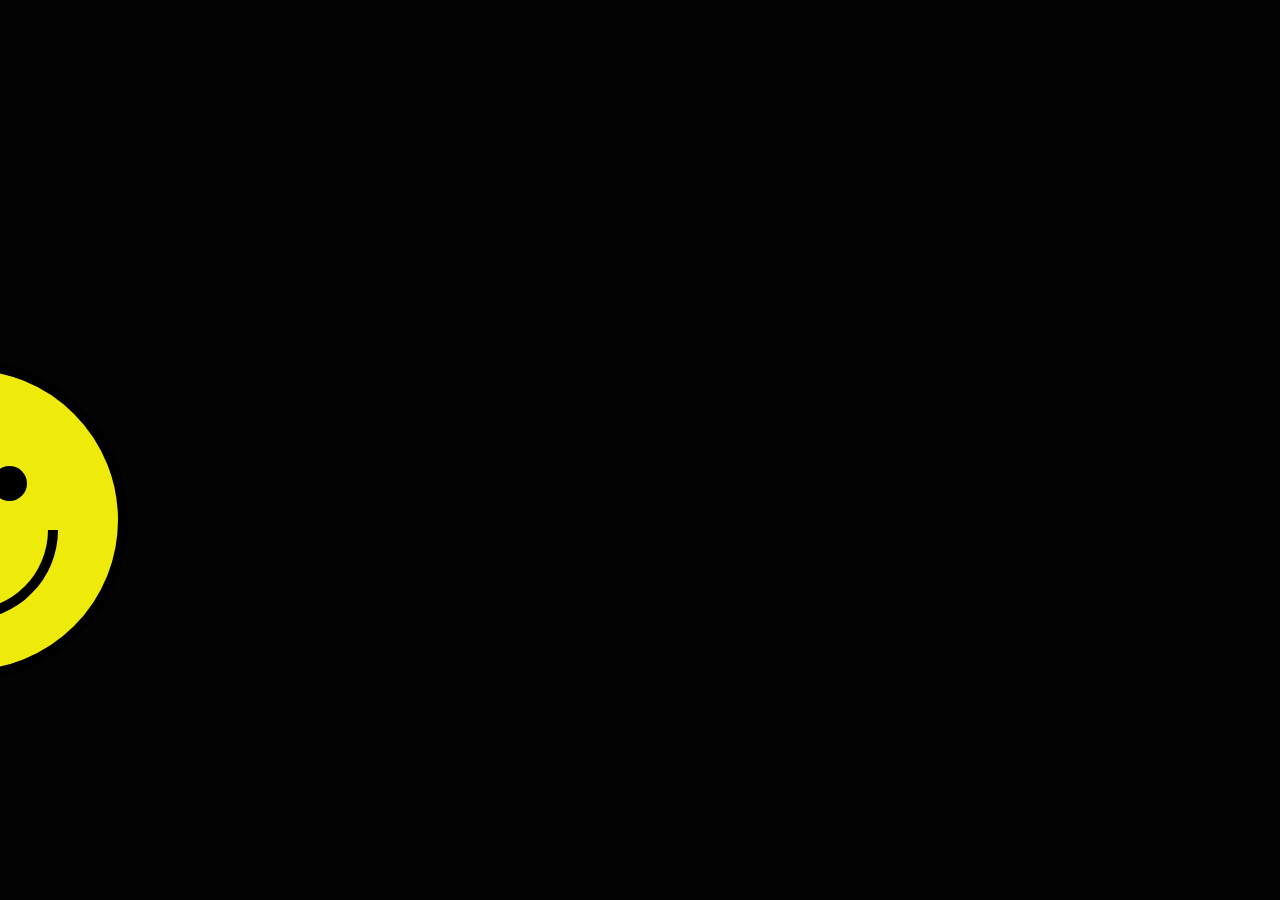
<file: 003/index.html>
<!DOCTYPE html>
<html lang="pt-br">
<head>
    <meta charset="UTF-8">
    <meta name="viewport" content="width=device-width, initial-scale=1.0">
    <title>003 - rosto feliz</title>
    <link rel="stylesheet" href="./style.css"/>
</head>
<body>
    <div id="rosto">
        <div class="olho" id="olhoEsquerdo"></div>
        <div class="olho" id="olhoDireito"></div>
            <div id="boca"></div>
    </div>
</body>
</html>
</file>
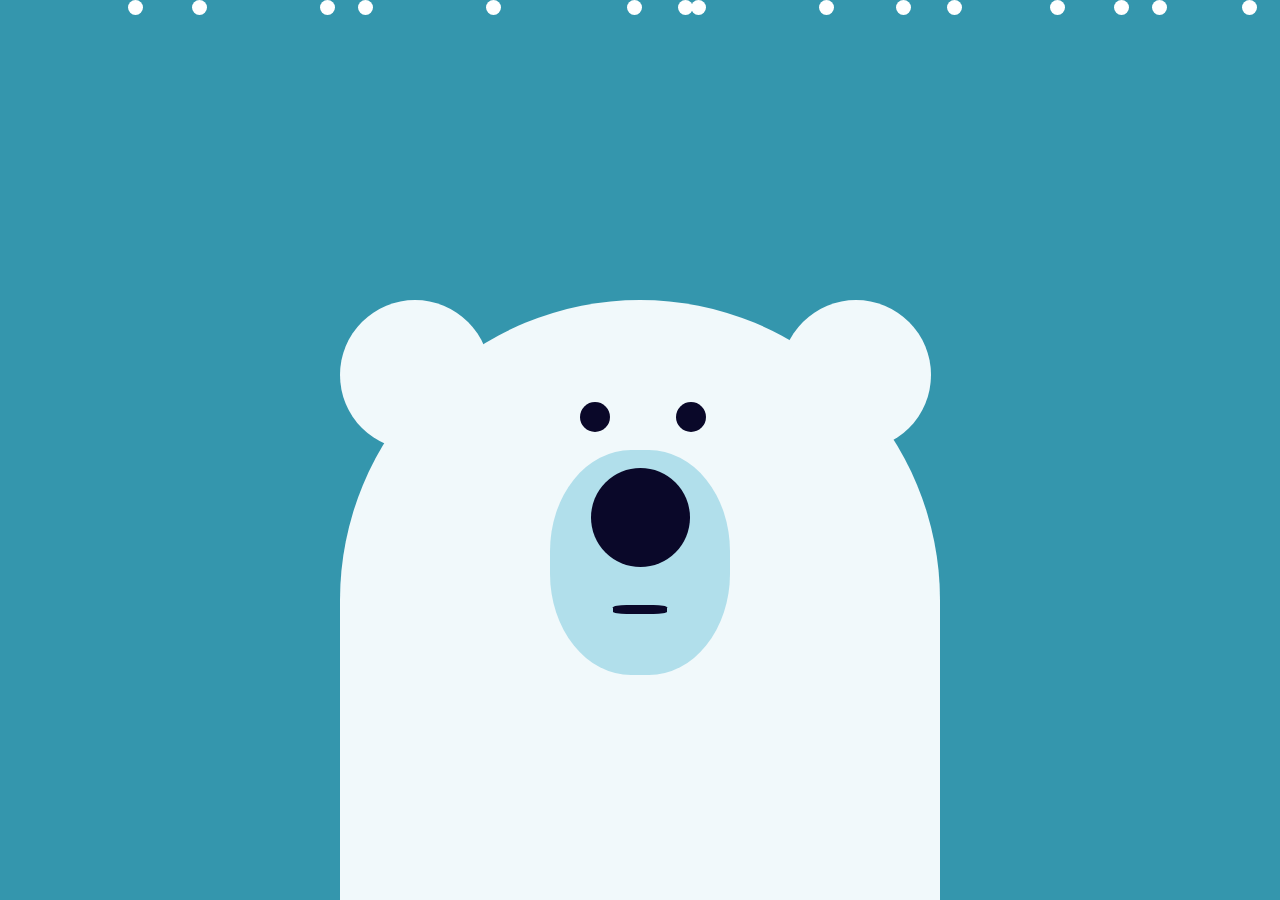
<file: 004/index.html>
<!DOCTYPE html>
<html lang="en">
<head>
    <meta charset="UTF-8">
    <meta name="viewport" content="width=device-width, initial-scale=1.0">
    <title>004 - ursinho polar</title>
    <link rel="stylesheet" href="./style.css"/>
</head>
<body>
    <div id="corpo">
        <div class="orelha" id="orelhae"></div>
        <div class="orelha" id="orelhad"></div>
        <div class="olho" id="olhoe"></div>
        <div class="olho" id="olhod"></div>
        <div id="fucinho">
            <div id="nariz"></div>
            <div id="boca"></div>
        </div>
    </div>
    <div class="neve" id="n1"></div>
    <div class="neve" id="n2"></div>
    <div class="neve" id="n3"></div>
    <div class="neve" id="n4"></div>
    <div class="neve" id="n5"></div>
    <div class="neve" id="n6"></div>
    <div class="neve" id="n7"></div>
    <div class="neve" id="n8"></div>
    <div class="neve" id="n9"></div>
    <div class="neve" id="n10"></div>
    <div class="neve" id="n11"></div>
    <div class="neve" id="n12"></div>
    <div class="neve" id="n13"></div>
    <div class="neve" id="n14"></div>
    <div class="neve" id="n15"></div>
</body>
</html>
</file>
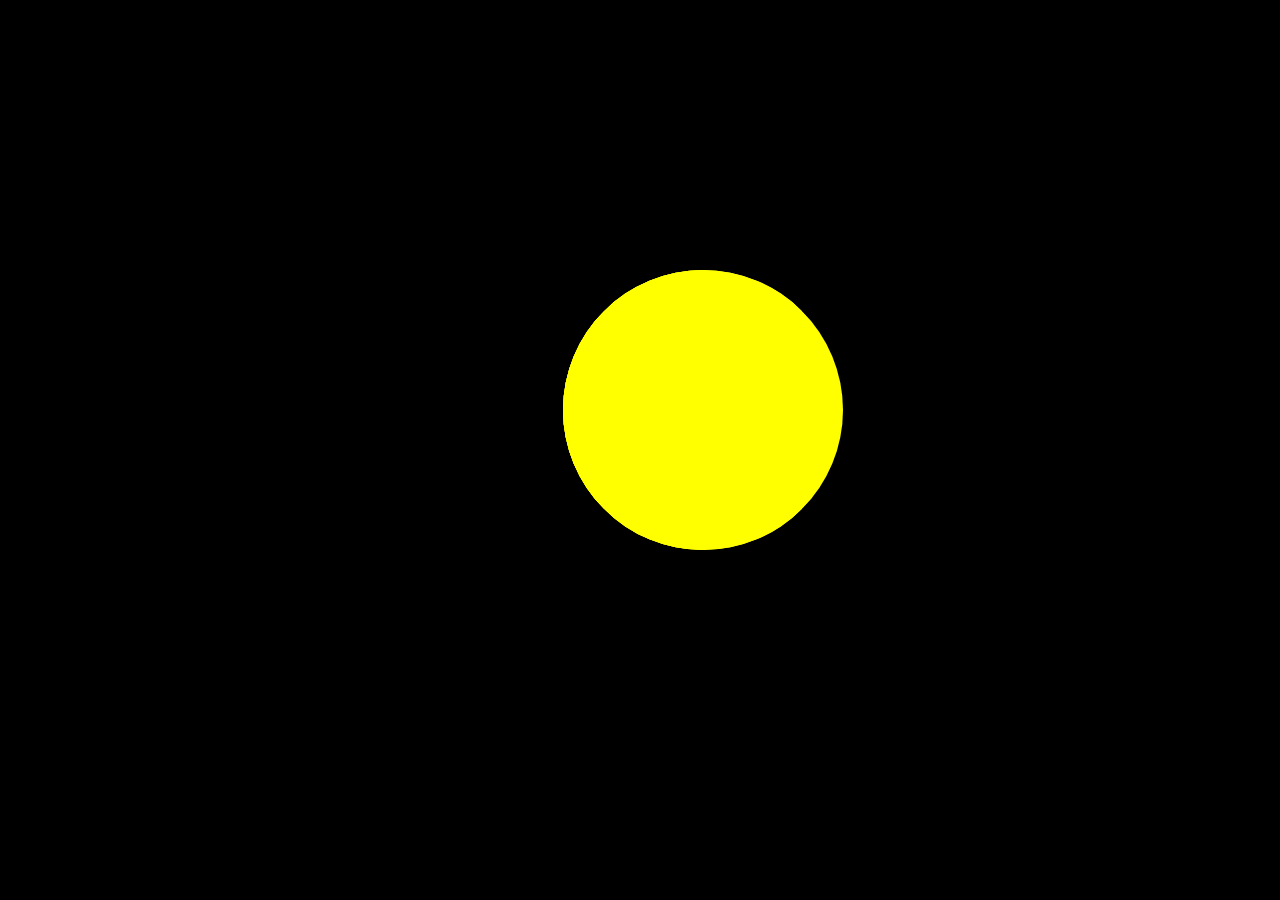
<file: 005/index.html>
<!DOCTYPE html>
<html lang="en">
<head>
    <meta charset="UTF-8">
    <meta http-equiv="X-UA-Compatible" content="IE=edge">
    <meta name="viewport" content="width=device-width, initial-scale=1.0">
    <title>005 - pacman</title>
    <link rel="stylesheet" href="./style.css" />
</head>
<body>
    <div id="container">
        <div class="pacman" id="rosto"></div>
        <div class="pacman" id="boca"></div>
    </div>
        <div class="bolinha" id="b1"></div>
        <div class="bolinha" id="b2"></div>
        <div class="bolinha" id="b3"></div>
        <div class="bolinha" id="b4"></div>
</body>
</html>
</file>
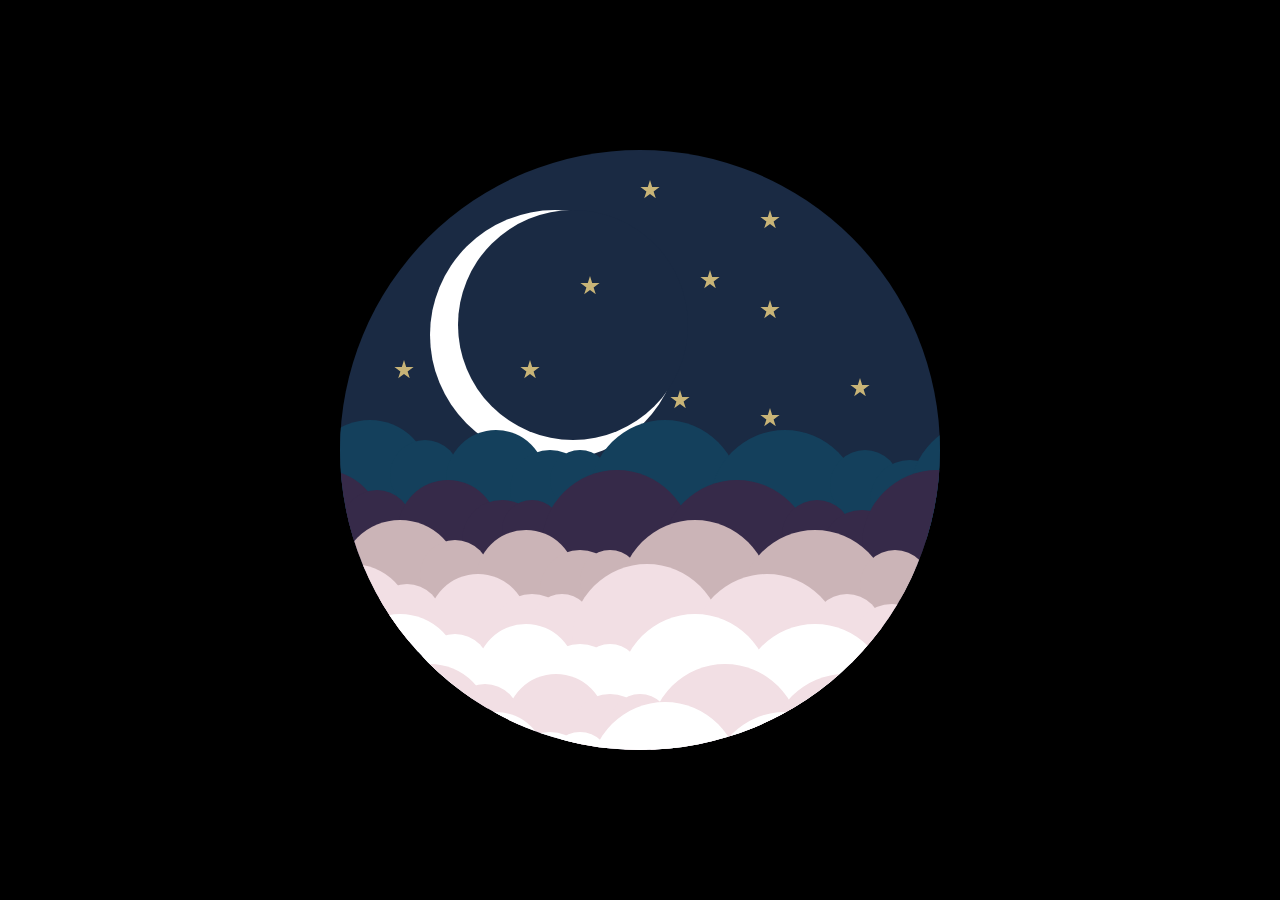
<file: 006/index.html>
<!DOCTYPE html>
<html lang="en">
<head>
    <meta charset="UTF-8">
    <meta name="viewport" content="width=device-width, initial-scale=1.0">
    <title>006 - céu estrelado</title>
    <link href="./style.css" rel="stylesheet" />
</head>
<body>
    <div id="circulo">
        <div id="lua">
            <div id="ceuLua"></div>
        </div>
        <div class="estrela" id="estrela1"></div>
        <div class="estrela" id="estrela2"></div>
        <div class="estrela" id="estrela3"></div>
        <div class="estrela" id="estrela5"></div>
        <div class="estrela" id="estrela6"></div>
        <div class="estrela" id="estrela7"></div>
        <div class="estrela" id="estrela8"></div>
        <div class="estrela" id="estrela9"></div>
        <div class="estrela" id="estrela10"></div>
        <div class="estrela" id="estrela11"></div>
        <div class="nuvem" id="nuvem1">
            <div class="bolinhasNuvem bolinha1 nuvem1"></div>
            <div class="bolinhasNuvem bolinha2 nuvem1" ></div>
            <div class="bolinhasNuvem bolinha3 nuvem1"></div>
            <div class="bolinhasNuvem bolinha4 nuvem1" ></div>
            <div class="bolinhasNuvem bolinha5 nuvem1" ></div>
            <div class="bolinhasNuvem bolinha6 nuvem1" ></div>
            <div class="bolinhasNuvem bolinha7 nuvem1" ></div>
            <div class="bolinhasNuvem bolinha8 nuvem1" ></div>
            <div class="bolinhasNuvem bolinha9 nuvem1" ></div>
            <div class="bolinhasNuvem bolinha10 nuvem1"></div>
        </div>
        <div class="nuvem" id="nuvem2">
            <div class="bolinhasNuvem bolinha1 nuvem2"></div>
            <div class="bolinhasNuvem bolinha2 nuvem2"></div>
            <div class="bolinhasNuvem bolinha3 nuvem2"></div>
            <div class="bolinhasNuvem bolinha4 nuvem2"></div>
            <div class="bolinhasNuvem bolinha5 nuvem2"></div>
            <div class="bolinhasNuvem bolinha6 nuvem2"></div>
            <div class="bolinhasNuvem bolinha7 nuvem2"></div>
            <div class="bolinhasNuvem bolinha8 nuvem2"></div>
            <div class="bolinhasNuvem bolinha9 nuvem2"></div>
            <div class="bolinhasNuvem bolinha10 nuvem2"></div>
        </div>
        <div class="nuvem" id="nuvem3">
            <div class="bolinhasNuvem bolinha1 nuvem3"></div>
            <div class="bolinhasNuvem bolinha2 nuvem3"></div>
            <div class="bolinhasNuvem bolinha3 nuvem3"></div>
            <div class="bolinhasNuvem bolinha4 nuvem3"></div>
            <div class="bolinhasNuvem bolinha5 nuvem3"></div>
            <div class="bolinhasNuvem bolinha6 nuvem3"></div>
            <div class="bolinhasNuvem bolinha7 nuvem3"></div>
            <div class="bolinhasNuvem bolinha8 nuvem3"></div>
            <div class="bolinhasNuvem bolinha9 nuvem3"></div>
            <div class="bolinhasNuvem bolinha10 nuvem3"></div>
        </div>
        <div class="nuvem" id="nuvem4">
            <div class="bolinhasNuvem bolinha1 nuvem4"></div>
            <div class="bolinhasNuvem bolinha2 nuvem4"></div>
            <div class="bolinhasNuvem bolinha3 nuvem4"></div>
            <div class="bolinhasNuvem bolinha4 nuvem4"></div>
            <div class="bolinhasNuvem bolinha5 nuvem4"></div>
            <div class="bolinhasNuvem bolinha6 nuvem4"></div>
            <div class="bolinhasNuvem bolinha7 nuvem4"></div>
            <div class="bolinhasNuvem bolinha8 nuvem4"></div>
            <div class="bolinhasNuvem bolinha9 nuvem4"></div>
            <div class="bolinhasNuvem bolinha10 nuvem4"></div>
        </div>
        <div class="nuvem" id="nuvem5">
            <div class="bolinhasNuvem bolinha1 nuvem5"></div>
            <div class="bolinhasNuvem bolinha2 nuvem5"></div>
            <div class="bolinhasNuvem bolinha3 nuvem5"></div>
            <div class="bolinhasNuvem bolinha4 nuvem5"></div>
            <div class="bolinhasNuvem bolinha5 nuvem5"></div>
            <div class="bolinhasNuvem bolinha6 nuvem5"></div>
            <div class="bolinhasNuvem bolinha7 nuvem5"></div>
            <div class="bolinhasNuvem bolinha8 nuvem5"></div>
            <div class="bolinhasNuvem bolinha9 nuvem5"></div>
            <div class="bolinhasNuvem bolinha10 nuvem5"></div>
        </div>
        <div class="nuvem" id="nuvem6">
            <div class="bolinhasNuvem bolinha1 nuvem6" ></div>
            <div class="bolinhasNuvem bolinha2 nuvem6"></div>
            <div class="bolinhasNuvem bolinha3 nuvem6"></div>
            <div class="bolinhasNuvem bolinha4 nuvem6"></div>
            <div class="bolinhasNuvem bolinha5 nuvem6"></div>
            <div class="bolinhasNuvem bolinha6 nuvem6"></div>
            <div class="bolinhasNuvem bolinha7 nuvem6"></div>
            <div class="bolinhasNuvem bolinha8 nuvem6"></div>
            <div class="bolinhasNuvem bolinha9 nuvem6"></div>
            <div class="bolinhasNuvem bolinha10 nuvem6"></div>
        </div>
        <div class="nuvem" id="nuvem7">
            <div class="bolinhasNuvem bolinha1 nuvem7"></div>
            <div class="bolinhasNuvem bolinha2 nuvem7"></div>
            <div class="bolinhasNuvem bolinha3 nuvem7"></div>
            <div class="bolinhasNuvem bolinha4 nuvem7"></div>
            <div class="bolinhasNuvem bolinha5 nuvem7"></div>
            <div class="bolinhasNuvem bolinha6 nuvem7"></div>
            <div class="bolinhasNuvem bolinha7 nuvem7"></div>
            <div class="bolinhasNuvem bolinha8 nuvem7"></div>
            <div class="bolinhasNuvem bolinha9 nuvem7"></div>
            <div class="bolinhasNuvem bolinha10 nuvem7"></div>
        </div>
    </div>
</body>
</html>
</file>
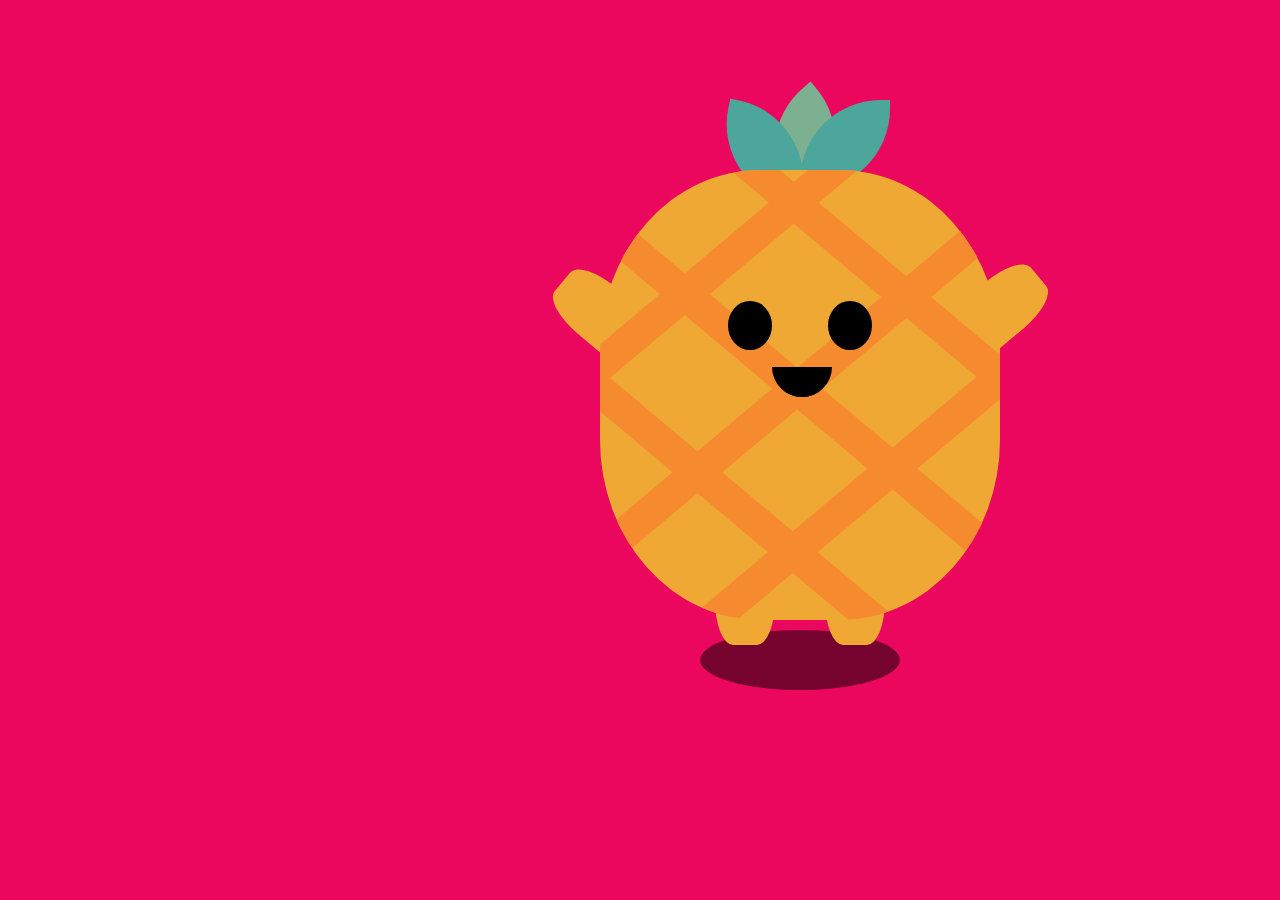
<file: 007/index.html>
<!DOCTYPE html>
<html lang="en">
<head>
    <meta charset="UTF-8">
    <meta name="viewport" content="width=device-width, initial-scale=1.0">
    <title>007 - abacaxi feliz</title>
    <link href="./style.css" rel="stylesheet"/>
</head>
<body>
    <div class="folha" id="folha1"></div>
    <div class="folha" id="folha2"></div>
    <div class="folha" id="folha3"></div>
    <div id="corpo">
        <div class="listra" id="l1"></div>
        <div class="listra" id="l2"></div>
        <div class="listra" id="l3"></div>
        <div class="listra" id="l4"></div>
        <div class="listra" id="l5"></div>
        <div class="listra" id="l6"></div>
        <div class="olho" id="olhoe">
            <div class="palpebra"></div>
        </div> 
        <div class="olho" id="olhod">
            <div class="palpebra"></div>
        </div>
        <div id="boca"></div>
    </div>
    <div class="membro" id="bracoe"></div>
    <div class="membro" id="bracod"></div>
    <div class="membro" id="pernae"></div>
    <div class="membro" id="pernad"></div>
    <div id="sombra"></div>
</body>
</html>
</file>
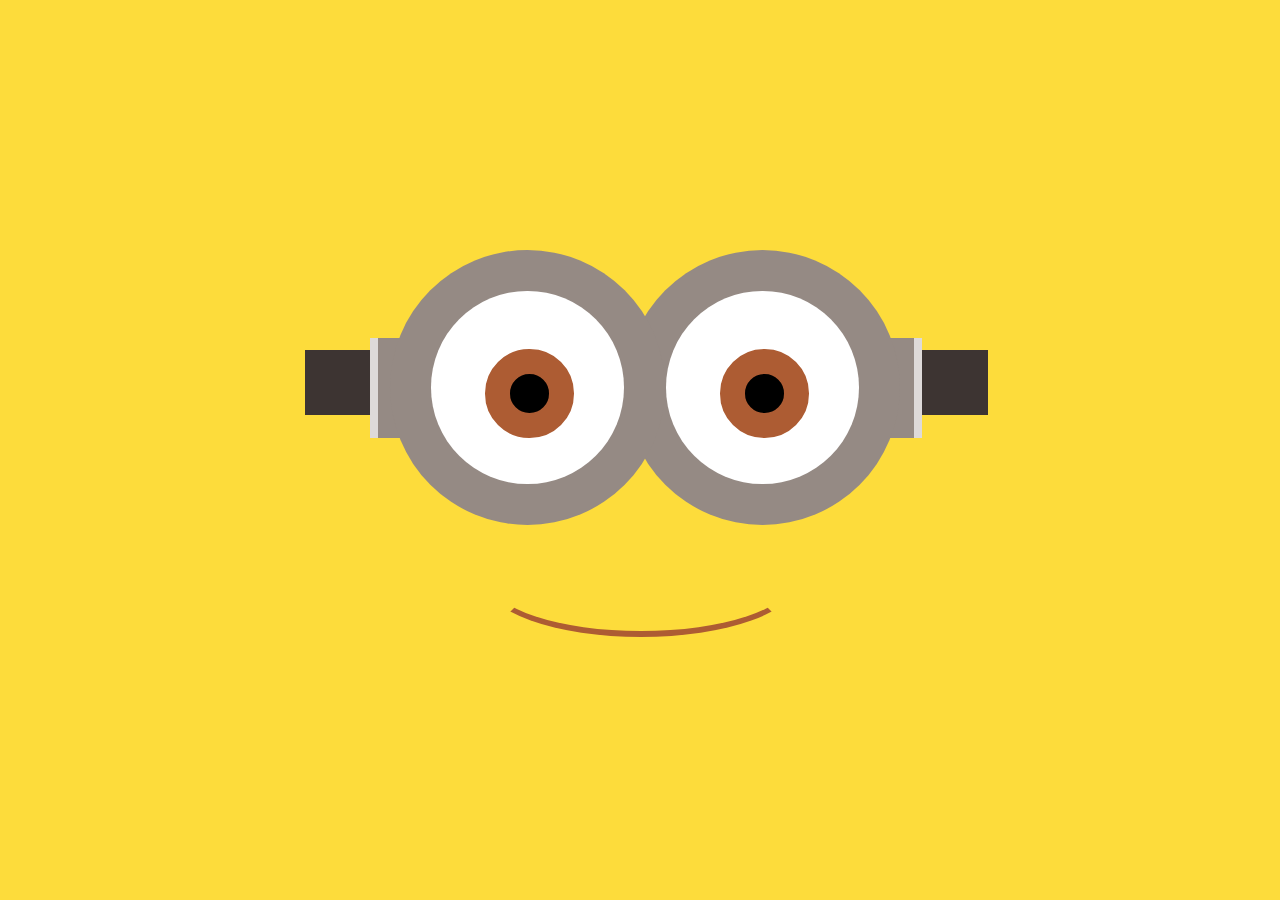
<file: 008/index.html>
<!DOCTYPE html>
<html lang="en">
<head>
    <meta charset="UTF-8">
    <meta name="viewport" content="width=device-width, initial-scale=1.0">
    <title>008 - minion</title>
    <link rel="stylesheet" href="./style.css"/>
</head>
<body>
    <div id="minion">
        <div class="pernaOculos" id="pernaOculosE"></div>
        <div class="pernaOculos" id="pernaOculosD"></div>
        <div class="ferroOculos" id="ferroOculosE"></div>
        <div class="ferroOculos" id="ferroOculosD"></div>
        <div class="circulo oculos" id="oculose">
            <div class="circulo olho" id="olhoe">
                <div class="palpebra palpebraS"></div>
                <div class="pupila"></div>
                <div class="palpebra palpebraI"></div>
            </div>
        </div>
        <div class="circulo oculos" id="oculosd">
            <div class="circulo olho" id="olhod">
                <div class="palpebra palpebraS"></div>
                <div class="pupila"></div>
                <div class="palpebra palpebraI"></div>
            </div>
        </div>
        <div id="boca"></div>
    </div>
</body>
</html>
</file>
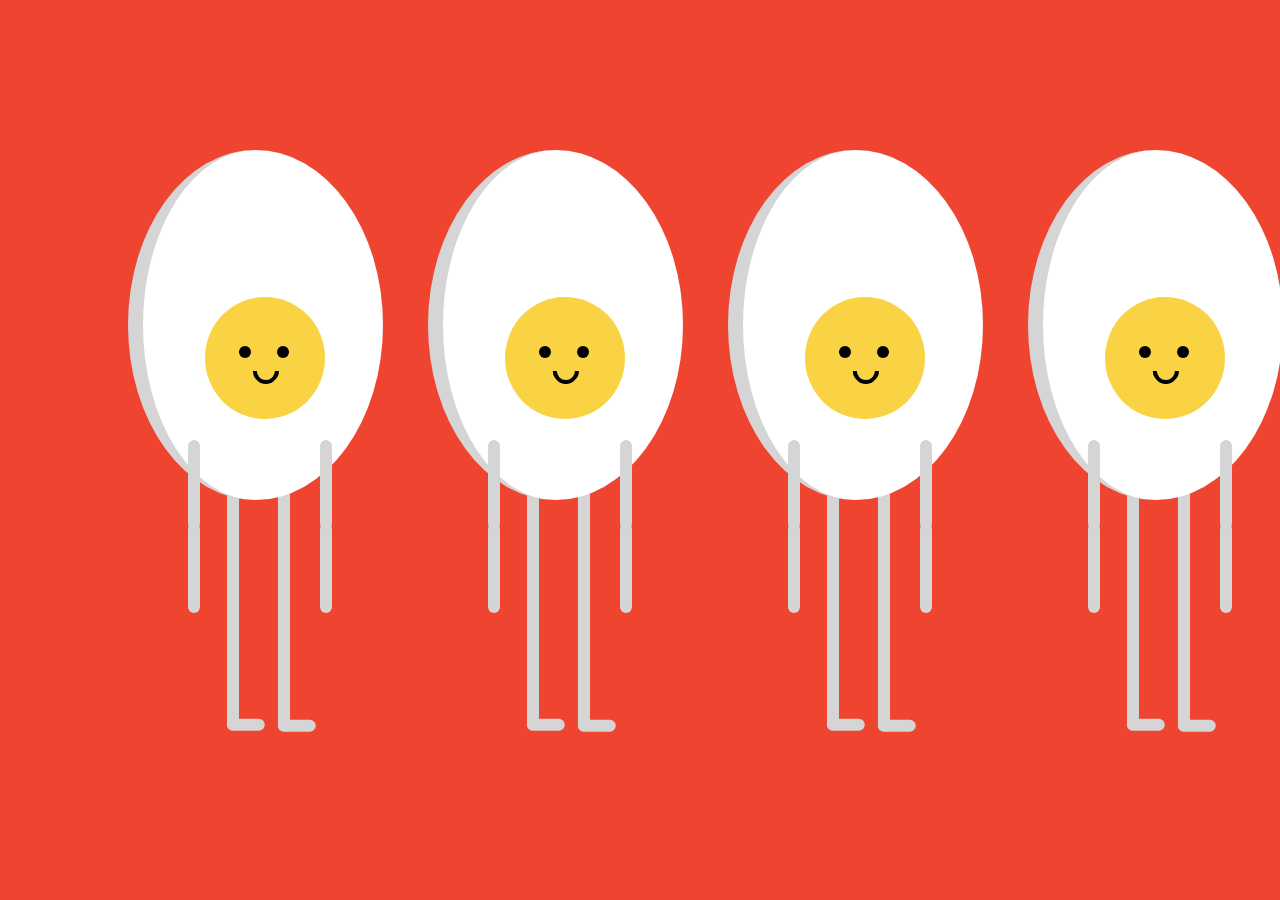
<file: 009/index.html>
<!DOCTYPE html>
<html lang="pt-br">
<head>
    <meta charset="UTF-8">
    <meta name="viewport" content="width=device-width, initial-scale=1.0">
    <title>009 - ovinhos</title>
    <link href="./style.css" rel="stylesheet"/>
</head>
<body>
    <div class="ovo" id="ovo1">
        <div class="clara">
            <div class="gema">
                <div class="rosto rosto1">
                    <div class="olho olhoE"></div>
                    <div class="olho olhoD"></div>
                    <div class="boca"></div>
                </div>
            </div>
        </div>
        <div class="braco bracoE braco1">
            <div class="bracoS"></div>
            <div class="bracoI bracoI1"></div>
        </div>
        <div class="braco bracoD braco1">
            <div class="bracoS"></div>
            <div class="bracoI bracoI1"></div>
        </div>
        <div class="perna pernaE">
            <div class="pe"></div>
        </div>
        <div class="perna pernaD">
            <div class="pe"></div>
        </div>
    </div>
    <div class="ovo" id="ovo2">
        <div class="clara">
            <div class="gema">
                <div class="rosto rosto2">
                    <div class="olho olhoE"></div>
                    <div class="olho olhoD"></div>
                    <div class="boca"></div>
                </div>
            </div>
        </div>
        <div class="braco bracoE braco2">
            <div class="bracoS"></div>
            <div class="bracoI bracoI2"></div>
        </div>
        <div class="braco bracoD braco2">
            <div class="bracoS"></div>
            <div class="bracoI bracoI2"></div>
        </div>
        <div class="perna pernaE">
            <div class="pe"></div>
        </div>
        <div class="perna pernaD">
            <div class="pe"></div>
        </div>
    </div>
    <div class="ovo" id="ovo3">
        <div class="clara">
            <div class="gema">
                <div class="rosto rosto3">
                    <div class="olho olhoE"></div>
                    <div class="olho olhoD"></div>
                    <div class="boca"></div>
                </div>
            </div>
        </div>
        <div class="braco bracoE braco3">
            <div class="bracoS"></div>
            <div class="bracoI bracoI3"></div>
        </div>
        <div class="braco bracoD braco3">
            <div class="bracoS"></div>
            <div class="bracoI bracoI3"></div>
        </div>
        <div class="perna pernaE">
            <div class="pe"></div>
        </div>
        <div class="perna pernaD">
            <div class="pe"></div>
        </div>
    </div>
    <div class="ovo" id="ovo4">
        <div class="clara">
            <div class="gema">
                <div class="rosto rosto4">
                    <div class="olho olhoE"></div>
                    <div class="olho olhoD"></div>
                    <div class="boca"></div>
                </div>
            </div>
        </div>
        <div class="braco bracoE braco4">
            <div class="bracoS"></div>
            <div class="bracoI bracoI4"></div>
        </div>
        <div class="braco bracoD braco4">
            <div class="bracoS"></div>
            <div class="bracoI bracoI4"></div>
        </div>
        <div class="perna pernaE">
            <div class="pe"></div>
        </div>
        <div class="perna pernaD">
            <div class="pe"></div>
        </div>
    </div>
    
</body>
</html>
</file>
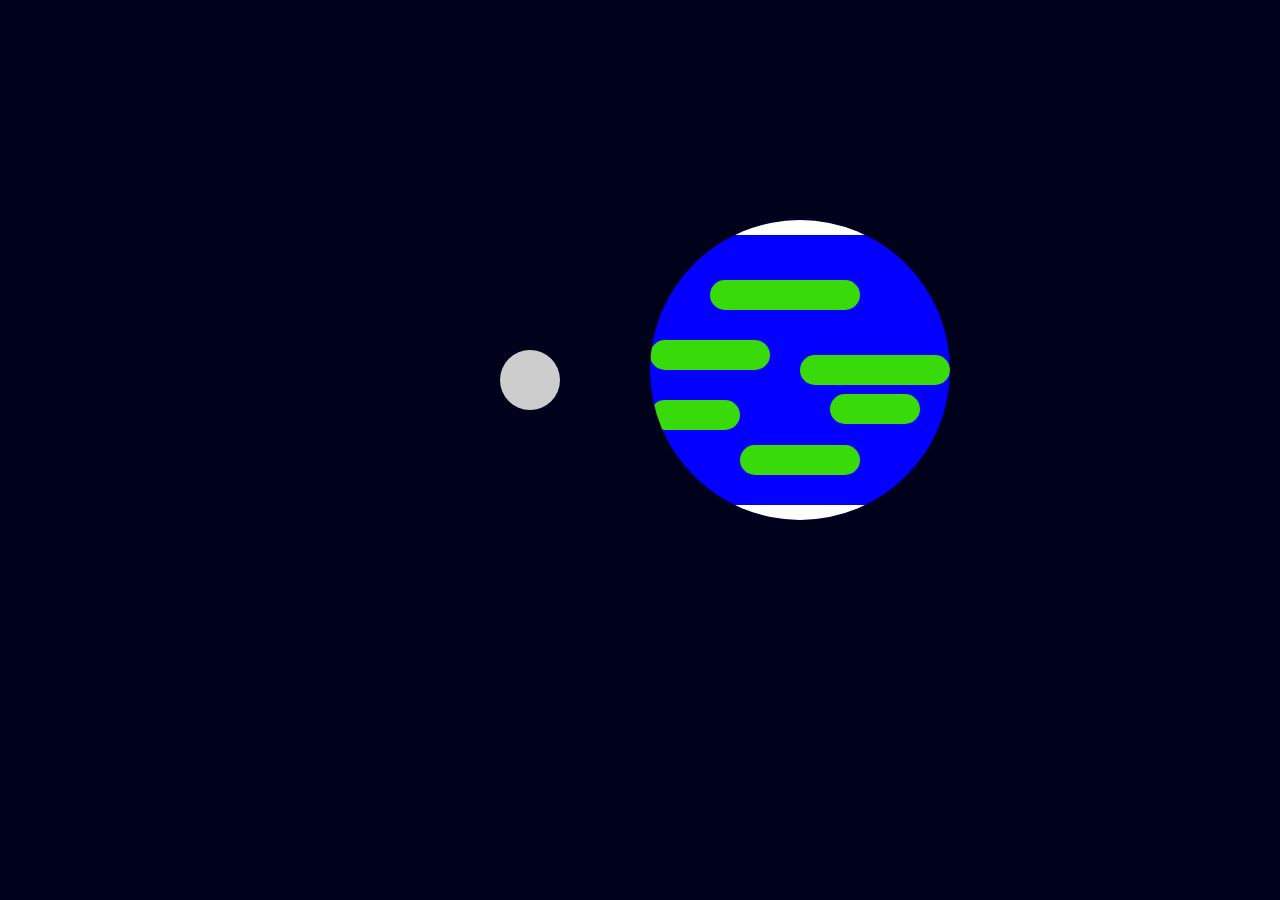
<file: 010/index.html>
<!DOCTYPE html>
<html lang="pt-br">
<head>
    <meta charset="UTF-8">
    <meta name="viewport" content="width=device-width, initial-scale=1.0">
    <title> 010 - terra orbitando</title>
    <link href="./style.css" rel="stylesheet"/>
</head>
    <body>
        <div id="sol">
            <div id="rostoSol">
               <div class="olho" id="olhoE"></div>
                <div class="olho" id="olhoD"></div>
                <div id="bocaSol"></div> 
            </div>
        </div>
        <div id="terra">
            <div class="polo poloN"></div>
            <div class="polo poloS"></div>
            <div class="pedacoVerde p1"></div>
            <div class="pedacoVerde p2"></div>
            <div class="pedacoVerde p3"></div>
            <div class="pedacoVerde p4"></div>
            <div class="pedacoVerde p5"></div>
            <div class="pedacoVerde p6"></div>  
        </div>
        <div id="lua"></div>
    </body>
</html>
</file>
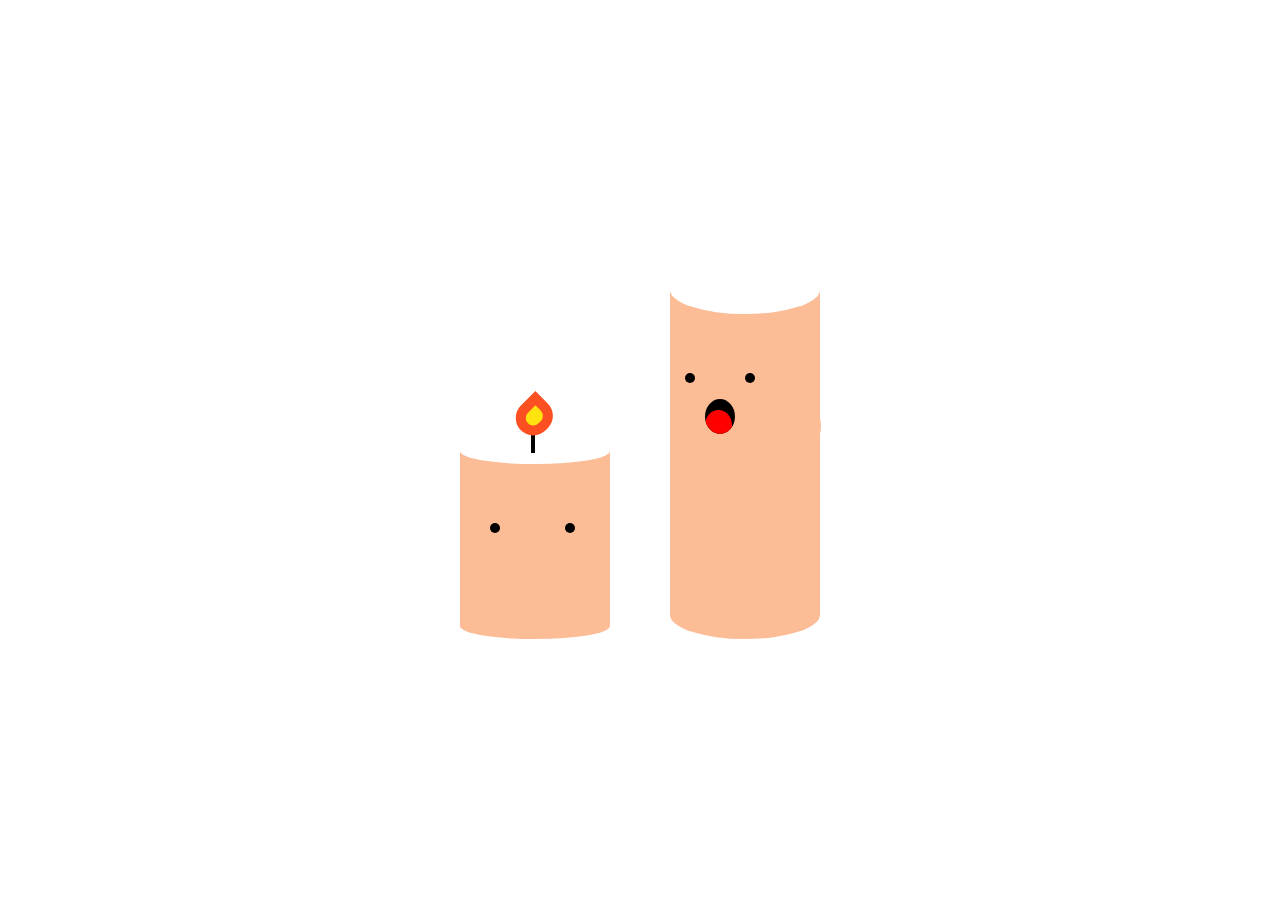
<file: 011/index.html>
<!DOCTYPE html>
<html lang="pt-br">
<head>
    <meta charset="UTF-8">
    <meta name="viewport" content="width=device-width, initial-scale=1.0">
    <title> 011 - velinhas fofas</title>
    <link href="./style.css" rel="stylesheet"/>
</head>
<body>
    <div id="container">
        <div class="vela" id="v1">
            <div class="pb pb1"></div>
            <div class="pc"></div>
            <div id="cordinha"></div>
            <div id="chama"></div>
            <div class="olho" id="o1"></div>
            <div class="olho" id="o2"></div>
        </div>
        <div class="vela" id="v2">
            <div class="pb pb2"></div>
            <div class="pc"></div>
            <div class="olho" id="o3"></div>
            <div class="olho" id="o4"></div>
            <div id="boca">
                <div id="lingua"></div>
            </div>
            <div id="bochecha"></div>
        </div>
    </div>
</body>
</html>
</file>
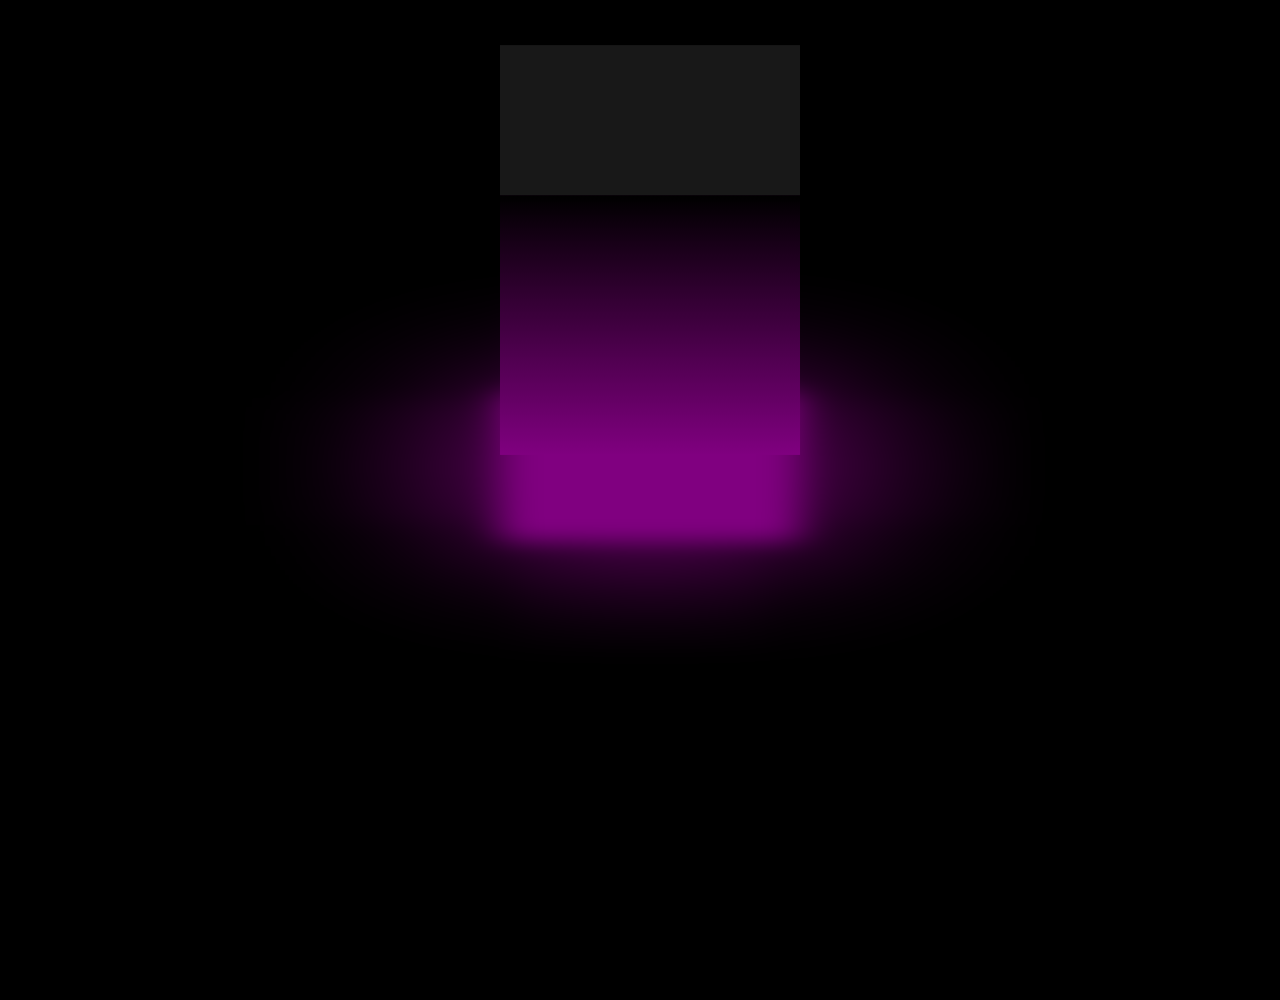
<file: 012/index.html>
<!DOCTYPE html>
<html lang="pt-br">
<head>
    <meta charset="UTF-8">
    <meta name="viewport" content="width=device-width, initial-scale=1.0">
    <title> 012 - cubo 3D</title>
    <link href="./style.css" rel="stylesheet"/>
</head>
<body>
    <div class="cubo">
        <div class="top"></div>
        <div>
            <span style="--i:0"></span>
            <span style="--i:1"></span>
            <span style="--i:2"></span>
            <span style="--i:3"></span>
        </div>
    </div>
</body>
</html>
</file>
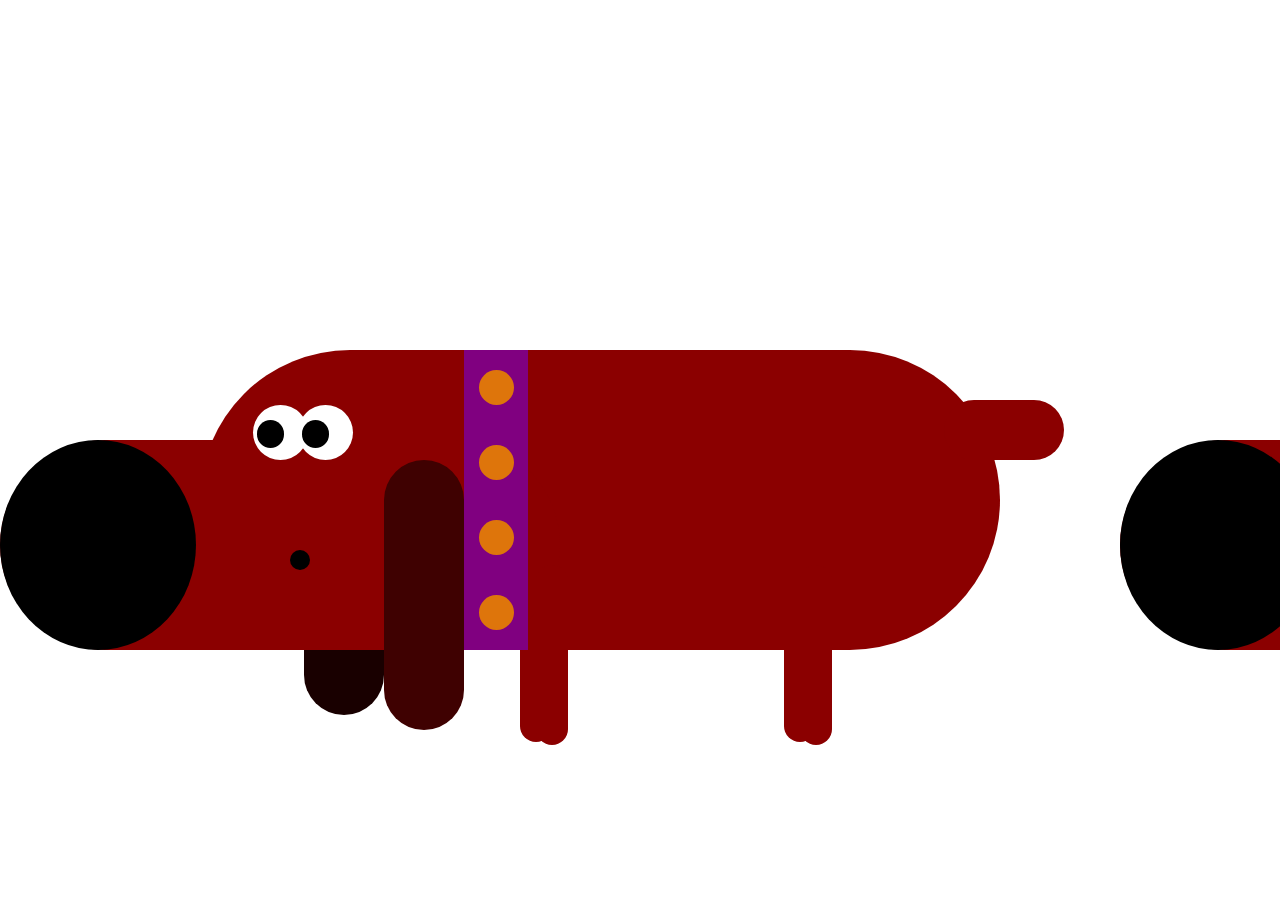
<file: 016/index.html>
<!DOCTYPE html>
<html lang="pt-br">
<head>
    <meta charset="UTF-8">
    <meta name="viewport" content="width=device-width, initial-scale=1.0">
    <title> 016 - cachorro fofinho</title>
    <link href="./style.css" rel="stylesheet"/>
</head>
<body>
    <div class="container">
        <div class="cachorros">
            <ul>
                <li>
                    <div class="cachorro">
                        <div id="corpo">
                            <div id="fucinho">
                                <div id="bolinhaFucinho"></div>
                            </div>
                            <div class="rosto">
                                <div class="olho olhoE">
                                    <div class="pupila"></div>
                                </div>
                                <div class="olho olhoD">
                                    <div class="pupila"></div>
                                </div>
                                <div class="boca"></div>
                            </div>
                            <div class="coleira">
                                <div class="bolinhasColeira"></div>
                                <div class="bolinhasColeira"></div>
                                <div class="bolinhasColeira"></div>
                                <div class="bolinhasColeira"></div>
                            </div>
                            <div class="orelha orelhaE"></div>
                            <div class="orelha orelhaD"></div>
                            <div class="pata pata1"></div>
                            <div class="pata pata2"></div>
                            <div class="pata pata3"></div>
                            <div class="pata pata4"></div>
                            <div id="rabo"></div>
                        </div>
                    </div>
                </li>
                <li>
                    <div class="cachorro">
                        <div id="corpo">
                            <div id="fucinho">
                                <div id="bolinhaFucinho"></div>
                            </div>
                            <div class="rosto">
                                <div class="olho olhoE">
                                    <div class="pupila"></div>
                                </div>
                                <div class="olho olhoD">
                                    <div class="pupila"></div>
                                </div>
                                <div class="boca"></div>
                            </div>
                            <div class="coleira">
                                <div class="bolinhasColeira"></div>
                                <div class="bolinhasColeira"></div>
                                <div class="bolinhasColeira"></div>
                                <div class="bolinhasColeira"></div>
                            </div>
                            <div class="orelha orelhaE"></div>
                            <div class="orelha orelhaD"></div>
                            <div class="pata pata1"></div>
                            <div class="pata pata2"></div>
                            <div class="pata pata3"></div>
                            <div class="pata pata4"></div>
                            <div id="rabo"></div>
                        </div>
                    </div>
                </li>
                <li>
                    <div class="cachorro">
                        <div id="corpo">
                            <div id="fucinho">
                                <div id="bolinhaFucinho"></div>
                            </div>
                            <div class="rosto">
                                <div class="olho olhoE">
                                    <div class="pupila"></div>
                                </div>
                                <div class="olho olhoD">
                                    <div class="pupila"></div>
                                </div>
                                <div class="boca"></div>
                            </div>
                            <div class="coleira">
                                <div class="bolinhasColeira"></div>
                                <div class="bolinhasColeira"></div>
                                <div class="bolinhasColeira"></div>
                                <div class="bolinhasColeira"></div>
                            </div>
                            <div class="orelha orelhaE"></div>
                            <div class="orelha orelhaD"></div>
                            <div class="pata pata1"></div>
                            <div class="pata pata2"></div>
                            <div class="pata pata3"></div>
                            <div class="pata pata4"></div>
                            <div id="rabo"></div>
                        </div>
                    </div>
                </li>
                <li>
                    <div class="cachorro">
                        <div id="corpo">
                            <div id="fucinho">
                                <div id="bolinhaFucinho"></div>
                            </div>
                            <div class="rosto">
                                <div class="olho olhoE">
                                    <div class="pupila"></div>
                                </div>
                                <div class="olho olhoD">
                                    <div class="pupila"></div>
                                </div>
                                <div class="boca"></div>
                            </div>
                            <div class="coleira">
                                <div class="bolinhasColeira"></div>
                                <div class="bolinhasColeira"></div>
                                <div class="bolinhasColeira"></div>
                                <div class="bolinhasColeira"></div>
                            </div>
                            <div class="orelha orelhaE"></div>
                            <div class="orelha orelhaD"></div>
                            <div class="pata pata1"></div>
                            <div class="pata pata2"></div>
                            <div class="pata pata3"></div>
                            <div class="pata pata4"></div>
                            <div id="rabo"></div>
                        </div>
                    </div>
                </li>
                <li>
                    <div class="cachorro">
                        <div id="corpo">
                            <div id="fucinho">
                                <div id="bolinhaFucinho"></div>
                            </div>
                            <div class="rosto">
                                <div class="olho olhoE">
                                    <div class="pupila"></div>
                                </div>
                                <div class="olho olhoD">
                                    <div class="pupila"></div>
                                </div>
                                <div class="boca"></div>
                            </div>
                            <div class="coleira">
                                <div class="bolinhasColeira"></div>
                                <div class="bolinhasColeira"></div>
                                <div class="bolinhasColeira"></div>
                                <div class="bolinhasColeira"></div>
                            </div>
                            <div class="orelha orelhaE"></div>
                            <div class="orelha orelhaD"></div>
                            <div class="pata pata1"></div>
                            <div class="pata pata2"></div>
                            <div class="pata pata3"></div>
                            <div class="pata pata4"></div>
                            <div id="rabo"></div>
                        </div>
                    </div>
                </li>
                <li>
                    <div class="cachorro">
                        <div id="corpo">
                            <div id="fucinho">
                                <div id="bolinhaFucinho"></div>
                            </div>
                            <div class="rosto">
                                <div class="olho olhoE">
                                    <div class="pupila"></div>
                                </div>
                                <div class="olho olhoD">
                                    <div class="pupila"></div>
                                </div>
                                <div class="boca"></div>
                            </div>
                            <div class="coleira">
                                <div class="bolinhasColeira"></div>
                                <div class="bolinhasColeira"></div>
                                <div class="bolinhasColeira"></div>
                                <div class="bolinhasColeira"></div>
                            </div>
                            <div class="orelha orelhaE"></div>
                            <div class="orelha orelhaD"></div>
                            <div class="pata pata1"></div>
                            <div class="pata pata2"></div>
                            <div class="pata pata3"></div>
                            <div class="pata pata4"></div>
                            <div id="rabo"></div>
                        </div>
                    </div>
                </li>
            </ul>
        </div>
    </div>
</body>
</html>
</file>
<file: 003/style.css>
:root{
    --amarelo-escuro: #514e01;
    --amarelo-claro: #eeea09;
    --preto: black;
    --roxo: #CC0097;
}

*{
    margin: 0;
    padding: 0;
    text-decoration: none;
}

body{
    width: 100vw;
    height: 100vh;
    overflow: hidden;
    background-color: rgb(3, 3, 3);
}
#rosto{
    position: relative; /*fica na posição natural dele mas pode ser ajustado*/
    height: 300px;
    width: 300px;
    background-color: var(--amarelo-claro);
    border: 10px solid var(--preto);
    border-radius: 50%;
    animation: roda 15s linear infinite;
    left: -15%;
    top: 40%;
    /* transform: rotate(180deg); */
}

.olho{
    height: 35px;
    width: 35px;
    background-color: var(--preto);
    position: relative;
    border-radius: 50%;
}

#olhoEsquerdo{
    left: 58%; /*58*/
    top: 32%;    /*32 -> 62*/
    animation: mexeOlhoE 15s infinite;
}

#olhoDireito{
    left: 30%; /*30*/
    top: 20.3%; /*20.3 -> 50.3*/
    animation: mexeOlhoD 15s infinite;
}

#boca{
    height: 160px;
    width: 160px;
    background-color: transparent;
    border-radius: 50%;
    position: relative;
    left: 20%;  /*20*/
    border: 10px solid var(--preto);
    border-bottom-color: transparent;
    border-right-color: transparent;
    transform: rotate(-135deg);
    animation: mexeBoca 15s infinite;
}


@keyframes roda {
    0%{
        transform: rotate(0deg);
        left: -25%;
    }

    40%{
        left: 60%;
        transform: rotate(360deg);
    }
    60%{
        left: 60%;
        transform: rotate(360deg);
    }

    100%{
        transform: rotate(0deg);
        left: -15%;
    }
}

@keyframes mexeOlhoD {
    0%{
        left: 30%; /*30*/
        top: 20.3%; /*20.3 -> 50.3*/
    }
    40%{
        left: 30%; /*30*/
        top: 20.3%; /*20.3 -> 50.3*/
    }
    60%{
        left: 30%; /*30*/
        top: 50.3%; /*20.3 -> 50.3*/
    }
    100%{
        left: 30%; /*30*/
        top: 50.3%; /*20.3 -> 50.3*/
    }
}


@keyframes mexeOlhoE {
    0%{
        top: 32%;
    }
    40%{
        top: 32%; 
    }
    60%{
        top: 62%; 
    }
    100%{
        top: 62%;
    }
}

@keyframes mexeBoca {
    0%{
        top: 0;    /*0 -> -25*/
    }
    40%{
        top: 0;    /*0 -> -25*/
    }
    60%{
        top: -25%;    /*0 -> -25*/
    }
    100%{
        top: -25%;    /*0 -> -25*/
    }
}
</file>
<file: 004/style.css>
* {
    margin: 0;
    padding: 0;
    text-decoration: none;
}

:root{
    --azulMedio:#3496AD;
    --azulClaro: #B1DFEB;
    --branco: #F1F9FB;
    --preto: #0A0829;
}

body{
    height: 100vh;
    width: 100vw;
    background-color: var(--azulMedio);
    display: flex;
    justify-content: center;
    align-items:end;
    overflow: hidden;
}

#corpo{
    width: 600px;
    height: 600px;
    background-color: var(--branco);
    border-radius: 50% 50% 0% 0%;
}

.orelha{
    height: 25%;
    width: 25%;
    background-color: var(--branco);
    border-radius: 50%;
    position: relative;
}

#orelhad{
    top: -25%;
    left: 73.5%;
}

.olho{
    width: 5%;
    height: 5%;
    background-color: var(--preto);
    border-radius: 50%;
    position: relative;
}

#olhoe{
    top: -33%;
    left: 40%;
}

#olhod{
    top: -38%;
    left: 56%;
}

#fucinho{
    width: 30%;
    height: 37.5%;
    background-color: var(--azulClaro);
    position: relative;
    border-radius: 45%;
    top: -35%;
    left: 35%;
}

#nariz{
    width: 55%;
    height: 44%;
    background-color: var(--preto);
    position: relative;
    border-radius: 50%;
    top: 8%;
    left: 22.5%;
}

#boca{
    width: 30%;
    height: 4%;
    background-color: var(--preto);
    border-radius: 25%;
    position: relative;
    top: 25%;
    left: 35%;
}

.neve{
    position: absolute;
    width: 15px;
    height: 15px;
    background-color: white;
    top: 0%;
    border-radius: 50%;
}

#n1{
    left: 10%;
    animation: caiNeve 5s infinite
}

#n2{
    left: 15%;
    animation: caiNeve 15s infinite
}

#n3{
    left: 25%;
    animation: caiNeve 10s infinite
}

#n4{
    left: 28%;
    animation: caiNeve 5s infinite
}

#n5{
    left: 38%;
    animation: caiNeve 18s infinite
}

#n6{
    left: 49%;
    animation: caiNeve 10s infinite
}

#n7{
    left: 53%;
    animation: caiNeve 5s infinite
}

#n8{
    left: 54%;
    animation: caiNeve 8s infinite
}

#n9{
    left: 64%;
    animation: caiNeve 7s infinite
}

#n10{
    left: 70%;
    animation: caiNeve 14s infinite
}

#n11{
    left: 74%;
    animation: caiNeve 8s infinite
}

#n12{
    left: 82%;
    animation: caiNeve 16s infinite
}

#n13{
    left: 87%;
    animation: caiNeve 12s infinite
}

#n14{
    left: 90%;
    animation: caiNeve 9s infinite
}

#n15{
    left: 97%;
    animation: caiNeve 5s infinite
}

@keyframes caiNeve {
    100%{
        top: 100%
    }
}
</file>
<file: 005/style.css>
*{
    margin: 0;
    padding: 0;
    text-decoration: none;
}

:root{
    --verdeClaro: #00FFC9;
    --roxoClaro: #AD00FF;
    --azulClaro: #00FFFF;
    --roxoEscuro: #51006D;
    --rosaEscuro: #CC0097;
}

body{
    height: 100vh;
    width: 100vw;
    background-color: black;
    overflow: hidden;
}

#container {
    position: relative;
    top: 30%;
    margin-left: 44%;
}

.pacman{
    width: 0;
    height: 0;
    position: absolute;
    border-radius: 50%;
    z-index: 3;
}

#rosto{
    border: 140px solid yellow;
    border-right: 140px solid transparent;
    transform: rotate(45deg);
    animation: come-rosto 1.5s 4;
    
}

#boca{
    border: 140px solid yellow;
    border-right: 140px solid transparent;
    transform: rotate(-45deg);
    animation: come-boca 1.5s 4;
    

}


.bolinha{
    background-color: white;
    width: 80px;
    height: 80px;
    border-radius: 50%;
    position: relative;
    top: 45%;
    left: 80%;
    animation: bolaAnda 4.5s infinite;
}

#b1{
    left: 100%;
    animation-delay: 0s;
    animation: bolaAnda 2s 1;
}

#b2{
    top: 33.8%;
    left: 110%;
    animation: bolaAnda 4s 1;
    /* animation-delay: 2s; */
}

#b3{
    top:22.7%;
    left: 150%;
    animation: bolaAnda 6s 1;
    /* animation-delay: 4s; */
    
}

#b4{
    top: 11.5%;
    left: 190%;
    animation: bolaAnda 8s 1;
    /* animation-delay: 6s; */
    
}

@keyframes come-rosto {
    50%{
        transform: rotate(0deg);
    }

    100%{
        transform: rotate(45deg);
    }
}

@keyframes come-boca {
    50%{
        transform: rotate(0deg);
    }

    100%{
        transform: rotate(-45deg);
    }
}

@keyframes bolaAnda {
    100%{
        left: 45%;
    }
}
</file>
<file: 006/style.css>
*{
    margin: 0;
    padding: 0;
    text-decoration: none;
}


:root{
    --azulEscuro: #1A2A43;
    --rosaClaro: #F2DFE4;
    --rosaMedio: #CBB4B7;
    --roxoEscuro: #362A49;
    --cinza: #6F747F;
    --azulMedio: #14405C;
    --amareloEscuro: #C8B477;
    --branco: white;
    --preto: black
}

body{
    width: 100vw;
    height: 100vh;
    background-color: var(--preto);
    display: flex;
    justify-content: center;
    align-items: center;
}

#circulo{
    height: 600px;
    width: 600px;
    background-color: var(--azulEscuro);
    border-radius: 50%;
    position: relative;
    overflow: hidden;
}

.nuvem{
    height: 200px;
    width: 800px;
    background-color: transparent;
}

.bolinhasNuvem{
    border-radius: 50%;
    position: relative;
}

.bolinha1{
    height: 120px;
    width: 120px;
}

.bolinha2{
    height: 70px;
    width: 70px;
    top: -50%;
    left: 10%;
}

.bolinha3{
    height: 100px;
    width: 100px;
    
    top: -90%;
    left: 17%;
}

.bolinha4{
    height: 80px;
    width: 80px;
    top: -130%;
    left: 25%;
}

.bolinha5{
    height: 60px;
    width: 60px;
    top: -170%;
    left: 30%
}

.bolinha6{
    height: 150px;
    width: 150px;
    top: -215%;
    left: 35%
}

.bolinha7{
    height: 150px;
    width: 150px;
    top: -285%;
    left: 50%
}

.bolinha8{
    height: 70px;
    width: 70px;
    top: -350%;
    left: 65%
}

.bolinha9{
    height: 80px;
    width: 80px;
    top: -380%;
    left: 70%
}

.bolinha10{
    height: 150px;
    width: 150px;
    top: -440%;
    left: 75%
}

.nuvem1{
    background-color: var(--azulMedio);
}

.nuvem2{
    background-color: var(--roxoEscuro);
}

.nuvem3{
    background-color: var(--rosaMedio);
}

.nuvem4{
    background-color: var(--rosaClaro);
}

.nuvem5{
    background-color: var(--branco);
}

.nuvem6{
    background-color: var(--rosaClaro);
}

.nuvem7{
    background-color: var(--branco);
}

#nuvem1{
    margin-top: 45%;
    margin-left: -5%;
}

#nuvem2{
    margin-top: -25%;
    margin-left: -13%;
}

#nuvem3{
    margin-top: -25%;
}

#nuvem4{
    margin-top: -26%;
    margin-left: -8% ;
}

#nuvem5{
    margin-top: -25%;
}

#nuvem6{
    margin-top: -25%;
    margin-left: 5% ;
}

#nuvem7{
    margin-top: -27%;
    margin-left: -5% ;
}

#lua{
    width: 250px;
    height: 250px;
    background-color: white;
    position: absolute;
    margin-top: 10%;
    margin-left: 90px;
    border-radius: 50%;
    border-color: black;
}

#ceuLua{
    width: 230px;
    height: 230px;
    border-radius: 50%;
    margin-left: 11%;
    background-color: var(--azulEscuro);
}

.estrela{
    width: 20px;
    height: 20px;
    background-color: var(--amareloEscuro);
    margin-left: 150px;
    margin-top: 100px;
    position: absolute;
    clip-path: polygon(50% 0%, 61% 35%, 98% 35%, 68% 57%, 79% 91%, 50% 70%, 21% 91%, 32% 57%, 2% 35%, 39% 35%);
    animation: cresce 1s infinite;
}

#estrela1{
    margin-top: 10%;
    margin-left: 70%;
    animation: cresce 1s infinite;
}

#estrela2{
    margin-top: 20%;
    margin-left: 60%;
    animation: cresce 3s infinite;
}
#estrela3{
    margin-top: 5%;
    margin-left: 50%;
    animation: cresce 2s infinite;
}

#estrela5{
    margin-top: 40%;
    margin-left: 55%;
    animation: cresce 3s infinite;
}
#estrela6{
    margin-top: 35%;
    margin-left: 30%;
    animation: cresce 2s infinite;
}
#estrela7{
    margin-top: 43%;
    margin-left: 70%;
    animation: cresce 2s infinite;
}
#estrela8{
    margin-top: 35%;
    margin-left: 9%;
    animation: cresce 1.4s infinite;
}
#estrela9{
    margin-top: 38%;
    margin-left: 85%;
    animation: cresce 4s infinite;
}
#estrela10{
    margin-top: 25%;
    margin-left: 70%;
    animation: cresce 5s infinite;
}
#estrela11{
    margin-top: 21%;
    margin-left: 40%;
    animation: cresce 3s infinite;
}

@keyframes cresce {
    50%{
        width: 23px;
        height: 24px;
    }

    100%{
        width: 20px;
        height: 20px;
    }
}
</file>
<file: 007/style.css>
*{
    margin: 0;
    padding: 0;
    text-align: none;
}

body{
    width: 100vw;
    height: 100hw;
    overflow: hidden;
    background-color: var(--rosaMedio);
    position: relative;
}

:root{
    --verdeClaro: #7DB090;
    --verdeMedio: #4DA69B;
    --amareloClaro: #F0A834;
    --laranjaMedio: #F85A38;
    --laranjaClaro: #F68A2E;
    --rosaMedio: #EB075D;
    --preto: #000;
}

#corpo{
    height: 450px;
    width: 400px;
    background-color: var(--amareloClaro);
    border-radius: 40%;
    position: relative;
    top: 170px;
    left: 600px;
    z-index: 3;
    overflow: hidden;
    animation: mexeCorpo 1s infinite;
}

.folha{
    height: 90px;
    width: 90px;
    background-color: var(--verdeMedio);
    border-radius: 90% 0% 90% 0%;
    position: absolute;
}

#folha1{
    top: 100px;
    left: 800px;
    z-index: 1;
    animation: mexeF12 1s infinite;
}

#folha2{
    top: 100px;
    left: 760px;
    transform: rotate(-40deg);
    background-color: var(--verdeClaro);
    animation: mexeF12 1s infinite;
}

#folha3{
    top: 107px;
    left: 720px;
    transform: rotate(-78deg);
    animation: mexeF3 1s infinite;
}

.olho{
    background-color: var(--preto);
    width: 11%;
    height: 11%;
    border-radius: 50%;
    position: relative;
    overflow: hidden;
}

.palpebra{
    width: 100%;
    height: 0%;
    background-color: var(--amareloClaro);
    animation: pisca 2s infinite;
}

#olhoe{
    top: 29%;
    left: 32%;
}

#olhod{
    top: 18%;
    left: 57%;
}

#boca{
    width: 0;
    height: 0;
    border: 30px solid var(--preto);
    border-top-color: transparent;
    border-right-color: transparent;
    border-radius: 50%;
    transform: rotate(315deg);
    position: relative;
    top: 15%;
    left: 43%;
}

.membro{
    height: 60px;
    width: 150px;
    background-color: var(--amareloClaro);
    border-radius: 30%;
    position: relative;
    z-index: 2;
}

#bracoe{
    top: -150px; /*90*/
    left: 545px;
    transform: rotate(40deg);
    animation: mexeBracoE 1s infinite;
}

#bracod{
    top: -215px;
    left: 906px; /*950*/
    transform: rotate(-40deg);
    animation: mexeBracoD 1s infinite;
}

#pernae{
    transform: rotate(90deg);
    left: 670px;
    top: -30px;
    animation: mexePernaE 0.5s infinite;
}

#pernad{
    transform: rotate(90deg);
    top: -90px;
    left: 780px;
    animation: mexePernaD 0.5s infinite;
    animation-delay: 0.25s;
}

.listra{
    position: absolute;
    width: 200%;
    height: 7%;
    background-color: var(--laranjaClaro);
}

#l1{
    top: 22%;
    left: -27%;
    transform: rotate(40deg);
}

#l2{
    top: 50%;
    left: -44%;
    transform: rotate(40deg);
}

#l3{
    top: 76%;
    left: -59%;
    transform: rotate(40deg);
}

#l4{
    top: 10%;
    left: -60%;
    transform: rotate(-40deg);
}

#l5{
    top: 40%;
    left: -44%;
    transform: rotate(-40deg);
}

#l6{
    top: 80%;
    left: -50%;
    transform: rotate(-40deg);
}

#sombra{
    position: absolute;
    height: 60px;
    width: 200px;
    background-color: rgba(0, 0, 0, 0.5);
    border-radius: 50%;
    left: 700px;
    top: 630px;
    z-index: 1;
    animation: mexeSombra 1s infinite;
}

@keyframes pisca {
    10%{
        height: 100%;
    }
    20%{
        height: 0%;
    }
    
}

@keyframes mexePernaD {
    50%{
        top: -80px
    }
}

@keyframes mexePernaE {
    50%{
        top: -20px;
    }
}

@keyframes mexeBracoE {
    50%{
        transform: rotate(30deg);
    }
}

@keyframes mexeBracoD {
    50%{
        transform: rotate(-30deg);
    }
}

@keyframes mexeCorpo {
    50%{
        top: 160px;
    }
    
}

@keyframes mexeF12 {
    50%{
        top: 90px;
    }
}

@keyframes mexeF3 {
    50%{
        top: 97px;
    }
}

@keyframes mexeSombra {
    50%{
        top: 620px;
    }
}
</file>
<file: 008/style.css>
*{
    margin: 0;
    padding: 0;
    text-decoration: none;
}

:root{
    --amareloClaro: #FDDC3B;
    --amareloMedio: #FECF20;
    --cinzaClaro: #DEDAD9;
    --cinzaMedio: #958A84;
    --cinzaEscuro: #3D3432;
    --marromClaro: #AD5C33;
}

body{
    height: 100vh;
    width: 100vw;
    background-color: var(--amareloClaro);
    display: flex;
    justify-content: center;
    overflow: hidden;
    align-items: center;
}

#minion{
    position: relative;
    height: 500px;
    width: 500px;
}

.circulo{
    border-radius: 50%;
}

.oculos{
    position: absolute;
    top: 10%;
    width: 55%;
    height: 55%;
    background-color: var(--cinzaMedio);
    display: flex;
    align-items: center;
    justify-content: center;
}

#oculosd{
    left: 47%;
    z-index: -1;
}

.olho{
    background-color: white;
    height: 70%;
    width: 70%;
    top: 15%;
    left: 15%;
    overflow: hidden; 
    position: absolute;
}

.pupila{
    width: 20%;
    height: 20%;
    background-color: black;
    border-radius: 50%;
    border: 25px solid var(--marromClaro);
    position: relative;
    top: 30%;
    left: 28%; 
    animation: mexeOlho 5s infinite;
}

.palpebra{
    position: absolute;
    width: 100%;
    height: 70%;
    background-color: var(--amareloClaro);
    z-index: 2;
} 

.palpebraI{
    top: 100%; /*60%*/
    animation: mexePalpebraI 5s infinite;
}

.palpebraS{
    animation: mexePalpebraS 5s infinite;
    top: -70%; /*0%*/
}

.ferroOculos{
    position: absolute;
    height: 100px;
    width: 50px;
    background-color: var(--cinzaMedio);
}

#ferroOculosE{
    top: 27.5%;
    left: -4%;
    border-left: 8px solid var(--cinzaClaro);
}

#ferroOculosD{
    top: 27.5%;
    left: 94.7%;
    z-index: -1;
    border-right: 8px solid var(--cinzaClaro);
}

.pernaOculos{
    width: 20%;
    height: 13%;
    background-color: var(--cinzaEscuro);
    position: absolute;
}
#pernaOculosE{
    top: 30%;
    left: -17%;
}

#pernaOculosD{
    top: 30%;
    left: 99.5%;
    z-index: -1;
}

#boca{
    width: 60%;
    height: 20%;
    position: absolute;
    border: 6px solid var(--marromClaro);
    border-color: var(--marromClaro) transparent transparent transparent;
    top: 65%;
    left: 19%;
    transform: rotate(180deg);
    border-radius: 50%;
    animation: mexeBoca 5s infinite;
}

@keyframes mexeOlho {
    20%{ 
        transform: translate(-53px);
    }

    30%{
        transform: translate(-53px);
    }
    50%{ 
        transform: translate(0px);
    }
}

@keyframes mexePalpebraI {
    20%{
        transform: translate(0px, -75px);
    }

    30%{
        transform: translate(0px, -75px);
    }
    50%{
        transform: translate(0px, 0px);
    }
}

@keyframes mexePalpebraS {
    20%{
        transform: translate(0px, 75px);
    }
    30%{
        transform: translate(0px, 75px);
    }
    50%{
        transform: translate(0px, 0px);
    }
}

@keyframes mexeBoca {
    20%{
        width: 40%;
        border-radius: 0%;
        left: 33%;
    }
    30%{
        width: 40%;
        border-radius: 0%;
        left: 33%;
    }
    50%{
        width: 60%;
        border-radius: 50%;
        left: 19%;
    }
}
</file>
<file: 009/style.css>
*{
    margin: 0;
    padding: 0;
    text-decoration: none;
}


:root{
    --amareloClaro: #F9D343;
    --laranjaMedio: #EE4430;
    --branco: white;
    --preto: black;
    --cinzaClaro: rgb(214, 213, 214);
}

body{
    height: 100vh;
    width: 100vw;
    background-color: var(--laranjaMedio);
    display: flex;
    align-items: center;
}

.ovo{
    width: 300px;
    height: 600px;
    position: relative;
    left: 10%;
}

#ovo1{
    z-index: 4;
}

#ovo2{
    z-index: 3;
}

#ovo3{
    z-index: 2;
}

.clara{
    width: 80%;
    height: 58.33%;
    background-color: var(--branco);
    border-radius: 50% 50% 50% 50%;
    border-left: 15px solid var(--cinzaClaro);
}

.gema{
    background-color: var(--amareloClaro);
    width: 50%;
    height: 35%;
    border-radius: 50%;
    position: relative;
    left: 26%;
    top: 42%;
}

.rosto{
    width: 100%;
    height: 100%;
    position: relative;
    /* animation: animaRosto4 8s infinite; */
}

.rosto1{
    animation: animaRosto1 5s infinite;
}

.rosto2{
    animation: animaRosto2 5s infinite;
}

.rosto3{
    animation: animaRosto3 5s infinite;
}

.rosto4{
    animation: animaRosto4 5s infinite;
}

.olho{
    height: 10%;
    width: 10%;
    background-color: var(--preto);
    border-radius: 50%;
    position: relative;
}

.olhoE{
    left: 28%;
    top: 40%;
}

.olhoD{
    left: 60%;
    top: 30%
}

.boca{
    height: 15%;
    width: 15%;
    background-color: transparent;
    border-radius: 50%;
    border: 4px solid var(--preto);
    border-top-color: transparent;
    border-right-color: transparent;
    transform: rotate(-45deg);
    position: relative;
    top:30%;
    left: 40%;
}

.braco{
    position: relative;
    width: 4%;
    height: 30%;
    transform-origin: top;
    /* animation: moveBraco4 8s infinite; */
}

.braco1{
    animation: moveBraco1 5s infinite;
}

.braco2{
    animation: moveBraco2 5s infinite;
}

.braco3{
    animation: moveBraco3 5s infinite;
}

.braco4{
    animation: moveBraco4 5s infinite;
}

.bracoS{
    background-color: var(--cinzaClaro);
    height: 50%;
    width: 100%;
    border-bottom-right-radius: 10px;
    border-bottom-left-radius: 10px;
    border-top-left-radius: 10px;
    border-top-right-radius: 10px;
}

.bracoI{
    background-color: var(--cinzaClaro);
    height: 50%;
    width: 100%;
    border-top-left-radius: 10px;
    border-top-right-radius: 10px;
    border-bottom-right-radius: 10px;
    border-bottom-left-radius: 10px;
    position: relative;
    top: -4%;
    transform-origin: top;
    /* animation: moveBracoI4 8s infinite; */
}
.bracoI1{
    animation: moveBracoI1 5s infinite;
}

.bracoI2{
    animation: moveBracoI2 5s infinite;
}

.bracoI3{
    animation: moveBracoI3 5s infinite;
}

.bracoI4{
    animation: moveBracoI4 5s infinite;
}
.bracoE{
    top: -10%;
    left: 20%;
}

.bracoD{
    top: -40%;
    left: 64%;
}

.perna{
    position: relative;
    width: 4%;
    height: 250px;
    background-color: var(--cinzaClaro);
    border-top-left-radius: 10px;
    border-top-right-radius: 10px;
    border-bottom-right-radius: 10px;
    border-bottom-left-radius: 10px;
    z-index: -1;
}

.pernaE{
    top: -63.5%;
    left: 33%;
}

.pernaD{
    top: -105%;
    left: 50%;
}

.pe{
    height: 15%;
    width: 100%;
    background-color: var(--cinzaClaro);
    border-top-left-radius: 10px;
    border-top-right-radius: 10px;
    border-bottom-right-radius: 10px;
    border-bottom-left-radius: 10px;
    position: relative;
    left: 110%;
    top: 91%;
    transform: rotate(90deg);
}

@keyframes moveBraco1 {
    11.11%{
        transform: rotate(-150deg);
    }
    22.22%{
        transform: rotate(0deg);
    }
    
    83.33%{
        transform: rotate(0deg);
    }
    100%{
        transform: rotate(-150deg);
    }
}

@keyframes moveBracoI1 {
    11.11%{
        transform: rotate(-50deg)
    }
    22.22%{
        transform: rotate(0deg)
    }
    88.88%{
        transform: rotate(0deg)
    }
    100%{
        transform: rotate(-50deg)
    }
}

@keyframes animaRosto1 {
    11.11%{
        transform: translate(20px);
    }
    22.22%{
        transform: translate(0px);
    }
    88.88%{
        transform: translate(0px);
    }
    100%{
        transform: translate(20px);
    }
}

@keyframes moveBraco2 {
    5.55%{
        transform: rotate(0deg);
    }
    22.22%{
        transform: rotate(-150deg);
    }
    33.33%{
        transform: rotate(0deg);
    }
    72.22%{
        transform: rotate(0deg);
    }
    83.33%{
        transform: rotate(-150deg);
    }
    100%{
        transform: rotate(0deg);
    }
}

@keyframes moveBracoI2 {
    11.11%{
        transform: rotate(0deg)
    }
    22.22%{
        transform: rotate(-50deg)
    }
    33.33%{
        transform: rotate(0deg)
    }
    77.77%{
        transform: rotate(0deg)
    }
    88.88%{
        transform: rotate(-50deg)
    }
    100%{
        transform: rotate(0deg)
    }
}

@keyframes animaRosto2 {
    11.11%{
        transform: translate(0px);
    }
    22.22%{
        transform: translate(20px);
    }
    33.33%{
        transform: translate(0px);
    }
    77.77%{
        transform: translate(0px);
    }
    88.88%{
        transform: translate(20px);
    }
    100%{
        transform: translate(0px);
    }
}

@keyframes moveBraco3 {
    16.67%{
        transform: rotate(0deg);
    }
    33.33%{
        transform: rotate(-150deg);
    }
    44.44%{
        transform: rotate(0deg);
    }
    61.11%{
        transform: rotate(0deg);
    }
    72.22%{
        transform: rotate(-150deg);
    }
    88.88%{
        transform: rotate(0deg);
    }
}

@keyframes moveBracoI3 {
    22.22%{
        transform: rotate(0deg)
    }
    33.33%{
        transform: rotate(-50deg)
    }
    44.44%{
        transform: rotate(0deg)
    }
    66.66%{
        transform: rotate(0deg)
    }
    77.77%{
        transform: rotate(-50deg)
    }
    88.88%{
        transform: rotate(0deg)
    }
}

@keyframes animaRosto3 {
    22.22%{
        transform: translate(0px);

    }
    33.33%{
        transform: translate(20px);
    }
    44.44%{
        transform: translate(0px);
    }
    66.66%{
        transform: translate(0px);
    }
    77.77%{
        transform: translate(20px);
    }
    88.88%{
        transform: translate(0px);
    }
}

@keyframes moveBraco4 {
    27.78%{
        transform: rotate(0deg);
    }
    44.44%{
        transform: rotate(-150deg);
    }
    50%{
        transform: rotate(0deg);
    }
    61.11%{
        transform: rotate(-150deg);
    }
    77.77%{
        transform: rotate(0deg);
    }
}

@keyframes moveBracoI4 {
    33.33%{
        transform: rotate(0deg)
    }
    44.44%{
        transform: rotate(-50deg)
    }
    55.55%{
        transform: rotate(0deg)
    }
    66.66%{
        transform: rotate(-50deg)
    }
    77.77%{
        transform: rotate(0deg)
    }
}

@keyframes animaRosto4 {
    33.33%{
        transform: translate(0px);
    }
    44.44%{
        transform: translate(20px);
    }
    55.55%{
        transform: translate(0px);
    }
    66.66%{
        transform: translate(20px);
    }
    77.77%{
        transform: translate(0px);
    }
}

@keyframes moveBraco {
    100%{
        transform: rotate(-150deg);
    }
}

@keyframes moveBracoI {
    100%{
        transform: rotate(-50deg)
    }
}

@keyframes animaRosto {
    100%{
        left: 20%;
    }
}
</file>
<file: 010/style.css>
*{
    margin: 0;
    padding: 0;
    text-decoration: none;
}


:root{
    --azulEscuro: #00021b;
    --verdeMedio: #39da09;
    --azulMedio: #0400FF;
    --amareloClaro: #ddd204;
    --preto: #000217;
    --cinzaClaro: #CDCDCD;
    --branco: white;
}

body{
    height: 100vh;
    width: 100vw;
    background-color: var(--azulEscuro);
    overflow: hidden;
}

#sol{
    position: relative;
    left: -600px;
    height: 600px;
    width: 600px;
    background-color: var(--amareloClaro);
    border-radius: 50%;
    animation: mexeSol 7s infinite;
    top: 8%;
    z-index: -3;
}

#rostoSol{
    position: relative;
    left: 50%;
    top: 23%;
    height: 50%;
    width: 50%;
    animation: mexeRostoSol 7s infinite;
}

.olho{
    height: 12%;
    width: 12%;
    background-color: var(--preto);
    border-radius: 50%;
    position: relative;
}

#olhoE{
    left: 30%;
    top: 37%;
}

#olhoD{
    left: 60%;
    top: 25%
}

#bocaSol{
    height: 17%;
    width: 20%;
    border-bottom-left-radius: 30px;
    border-bottom-right-radius: 30px;
    background-color: var(--branco);
    position: relative;
    left: 41.5%;
    top: 30%;
}

@keyframes mexeSol {
    100%{
        transform: translate(3000px);
    }
}

@keyframes mexeRostoSol {
    5%{
        left: 50%;
    }
    50%{
        left: 0%;
    }
}

#terra{
    position: absolute;
    width: 300px;
    height: 300px;
    background-color: var(--azulMedio);
    border-radius: 50%;
    left: 650px;
    top: 220px;
    overflow: hidden;
}

.polo{
    width: 100%;
    height: 10%;
    background-color: var(--branco);
    position: relative;
}

.poloN{
    top: -5%;
}

.poloS{
    top: 85%;
}

.pedacoVerde{
    background-color: var(--verdeMedio);
    position: relative;
    border-bottom-left-radius: 20px;
    border-bottom-right-radius: 20px;
    border-top-left-radius: 20px;
    border-top-right-radius: 20px;
    width: 30%;
    height: 10%;
}

.p1{
    width: 50%;
    left: 20%;
}

.p2{
    top: 10%;
    width: 40%;
}

.p3{
    top: 5%;
    left: 50%;
    width: 50%;
}

.p4{
    top: 25%;
    left: 30%;
    width: 40%;
}

.p6{
    left: 60%;
    top: -12%;
}

#lua{
    height: 60px;
    width: 60px;
    background-color: var(--cinzaClaro);
    border-radius: 50%;
    position: relative;
    left: 500px;
    top: -250px;
    animation: mexeLua 2s linear infinite;
}

@keyframes mexeLua {
    50%{
        transform: translate(550px); /*550*/
        z-index: 1;
    }
    51%{
        z-index: -2;
    }
    100%{
        transform: translate(0px); /*550*/
        z-index: -2;;
    }
}
</file>
<file: 011/style.css>
*{
    margin: 0;
    padding: 0;
    text-decoration: none;
}

:root{
    --laranjaClaro: #fbbc96;
    --laranjaMedio: #FF9811;
    --laranjaEscuro: #FC5022;
    --roxoClaro: #8E6FAB;
    --azulClaro: #70AFAA;
    --azulEscuro: #000C30;
    --preto: #000;
    --branco: #fff;
}

body{
    display: flex;
    justify-content: center;
    align-items: center;
    height: 100vh;
    width: 100vw;
    animation: fundoEscuro 4s infinite;
}

#container{
    background-color: transparent;
    height: 500px;
    width: 500px;
}

.vela{ 
    width: 30%;
    background-color: var(--laranjaClaro);
    position: relative;

}

#v1{
    height: 35%;
    top: 250px;
    left: 70px;
    animation: pulaVela 4s infinite;
}

#v2{
    height: 65%;
    top: -87px;
    left: 280px;
    animation: velasEscuras 4s infinite;
}

.pb{
    height: 15%;
    width: 100%;
    background-color: var(--laranjaClaro);
    border-radius: 50%;
    position: relative;
    top: 93%;
}

.pb1{
    animation: pBEscura1 4s infinite;
}

.pb2{
    animation: pBEscura2 4s infinite;
}

.pc{
    height: 15%;
    width: 100%;
    background-color: var(--branco);
    border-radius: 50%;
    position: relative;
    top: -22%
}

#cordinha{
    height: 20%;
    width: 3%;
    background-color: var(--preto);
    position: relative;
    top: -85px;
    left: 47%;
}

#chama{
    width: 10%;
    height: 10%;
    background-color: #ffe311;
    border: 10px solid var(--laranjaEscuro);
    border-top-right-radius: 30px;
    border-bottom-right-radius: 30px;
    border-bottom-left-radius: 30px;
    transform: rotate(45deg);
    position: relative;
    left: 38%;
    top: -80%;
    animation: animaChama 4s infinite;
}

.olho{
    height: 10px;
    width: 10px;
    background-color: var(--preto);
    border-radius: 50%;
    position: relative;
}

#o1{
    top: -30%;
    left: 20%;
}

#o2{
    top: -35.5%;
    left: 70%;
}

#o3{
    top: -4%;
    left: 50%;
}

#o4{
    top: -7%;
    left: 10%;
}

#boca{
    height: 35px;
    width: 30px;
    background-color: var(--preto);
    border-radius: 50%;
    overflow: hidden;
    position: relative;
    left: 23%;
    top: -2%;
    animation: bocaAssopra 4s infinite;
}

#lingua{
    background-color: red;
    width: 90%;
    height: 90%;
    border-radius: 50%;
    position: relative;
    top: 30%;
}

#bochecha{
    width: 35px;
    height: 48px;
    position: relative;
    background-color: var(--laranjaClaro);
    border-radius: 50%;
    left: 77%;
    top: -12%;
    animation: bochechaAssopra 4s infinite;
}

@keyframes bocaAssopra{
    0%{
        transform-origin: bottom;
        transform: scale(0);
    }
    25%{
        transform: scale(1);
    }

    50%{
        transform: scale(0);
        
    }
    100%{
        transform: scale(0);
    }
}

@keyframes bochechaAssopra{
    25%{
        left: 85%;
    }
    50%{
        background-color: var(--laranjaClaro);
    }
    55%{
        background-color: var(--azulClaro);
    }
    45%{
        left: 77%;
    }
    100%{
        background-color: var(--azulClaro);
    }
}

@keyframes animaChama {
    25%{

    }
    50%{
        transform: scale(1);
    }
    55%{
        transform: scale(0);
    }
    75%{
        
    }
    100%{
        transform: scale(0);
    }
}

@keyframes fundoEscuro{
    0%{
        background-color: var(--laranjaMedio);
    }
    50%{
        background-color: var(--laranjaMedio);

    }
    55%{
        background-color: var(--azulEscuro);
    }
    100%{
        background-color: var(--azulEscuro);
    }
}

@keyframes velasEscuras {
    40%{
        background-color: var(--laranjaClaro);
    }
    50%{
        background-color: var(--laranjaClaro);
    }
    55%{
        background-color: var(--azulClaro);
    }
    100%{
        background-color: var(--azulClaro);
    }
}

@keyframes pulaVela {
    60%{
        background-color: var(--laranjaClaro);
    }
    75%{
        background-color: var(--azulClaro);
        transform: translate(0, 0);
    }
    100%{
        transform: translate(0, -60px);
        background-color: var(--azulClaro);
    }
}

@keyframes pBEscura2 {
    40%{
        background-color: var(--laranjaClaro);
    }
    50%{
        background-color: var(--laranjaClaro);
    }
    55%{
        background-color: var(--azulClaro);
    }
    100%{
        background-color: var(--azulClaro);
    }
}

@keyframes pBEscura1 {
    0%{
        background-color: var(--laranjaClaro);
    }
    50%{
        background-color: var(--laranjaClaro);
    }
    55%{
        background-color: var(--azulClaro);
    }
    80%{
        background-color: var(--azulClaro);
    }
}
</file>
<file: 012/style.css>
*{
    margin: 0;
    padding: 0;
    text-decoration: none;
    box-sizing: border-box;
}

body{
    position: relative;
    top: 100px;
    left: 500px;
    min-height: 100vh;
    background-color: black;
}

.cubo{
    position: relative;
    width: 300px;
    height: 300px;
    transform-style: preserve-3d; /*deixa 3d e não 2d*/
    transform: rotateX(-30deg);
    animation: animate 4s linear infinite;
}

@keyframes animate{
    0%{
        transform: rotateX(-30deg) rotateY(0deg);
    }
    100%{
        transform: rotateX(-30deg) rotateY(360deg);
    }
}
.cubo div {
    position: absolute;
    top:0;
    left: 0;
    width: 100%;
    height: 100%;
    transform-style: preserve-3d; /*deixa 3d e não 2d*/
}

.cubo div span{
    position: absolute;
    top:0;
    left: 0;
    width: 100%;
    height: 100%;
    background: linear-gradient(black, purple);
    transform: rotateY(calc(90deg * var(--i)))
    translateZ(150px);
}

.top {
    position: absolute;
    top:0;
    left: 0;
    width: 100%;
    height: 100%;
    background: rgb(24, 24, 24);
    transform: rotateX(90deg) translateZ(150px);
}

.top::before {
    content: "";
    position: absolute;
    top:0;
    left: 0;
    width: 300px;
    height: 300px;
    background-color: purple;
    transform: translateZ(-400px);
    filter: blur(20px);
    box-shadow: 0 0 120px rgb(131, 0, 131, 0.2),
    0 0 200px rgb(131, 0, 131, 0.2),
    0 0 300px rgb(131, 0, 131, 0.4),
    0 0 400px rgb(131, 0, 131, 0.6),
    0 0 500px rgb(131, 0, 131, 0.8);
}

/*
filter: embaça
box-shadow: espalha
*/
</file>
<file: 016/style.css>
*{
    margin: 0;
    padding: 0;
    box-sizing: border-box;
}

body{
    background-color: white;
    height: 100vh;
    display:grid;
    place-content: center;
}

li{
    list-style: none;
    z-index: -2;
}

.container{
    background-color: white;
    width: 100vw;
    overflow: hidden;
    z-index: -2;

}

.cachorros{
    max-width: 3000px;  /*triplo do tamanho de um cachorro*/
    margin: 0 auto;
    overflow: hidden;
    z-index: -2;
}

.cachorros ul{
    display: flex;
    align-items: center;
    gap: 120px;
    z-index: -2;
    animation: 5s infinite slide linear;
}

.cachorros .cachorro{
    width: 1000px; /*largura de um cachorro*/
    height: 1000px; /*altura de um cachorro*/
    background-color: white;
    z-index: -2;

}

@keyframes slide {
    0%{
        transform: translateX(0);
    }
    100%{
        transform: translateX(-1120px);
    }
}

.cachorro{
    position: relative;
    width: 1000px;
    height: 500px;
    display: flex;
    justify-content: center;
    align-items: center;
    position: relative;
    left: 100px;
    /* filter: grayscale(20%); */
    
}

#corpo{
    width: 800px;
    height: 300px;
    background-color:darkred;
    border-bottom-left-radius: 150px;
    border-bottom-right-radius: 150px;
    border-top-left-radius: 150px;
    border-top-right-radius: 150px;
    overflow: -moz-hidden-unscrollable;
}

#fucinho{
    height: 70%;
    width: 70%;
    background-color: darkred;
    border-bottom-left-radius: 150px;
    border-bottom-right-radius: 150px;
    border-top-left-radius: 150px;
    border-top-right-radius: 150px;
    position: relative;
    left: -25%;
    top: 30%;
}

#bolinhaFucinho{
    height: 100%;
    width: 35%;
    background-color: black;
    border-radius: 50%;
}

.rosto{
    height: 200px;
    width: 150px;
    position: relative;
    top: -60%;
}

.olho{
    border-radius: 50%;
    background-color: white;
    width: 55px;
    height: 55px;
    position: relative;
}

.olhoE{
    top: 12.5%;
    left: 65%;
}

.olhoD{
    top: -15%;
    left: 35%;
}

.boca{
    border-radius: 50%;
    background-color: black;
    width: 20px;
    height: 20px;
    position: relative;
    left: 60%;
    top: 30%;
}

.coleira{
    height: 100%;
    width: 8%;
    background-color: purple;
    position: relative;
    top: -136.6%;
    left: 33%;
    display: flex;
    flex-direction: column;
    justify-content: space-around;
    align-items: center;
}

.orelha{
    height: 90%;
    width: 10%;
    position: relative;
    border-bottom-left-radius: 150px;
    border-bottom-right-radius: 150px;
    border-top-left-radius: 150px;
    border-top-right-radius: 150px;
    animation: animaOrelha 2s linear infinite;
}

.orelhaE{
    left: 23%;
    top: -200%;
    background-color: rgb(63, 1, 1);
}

@keyframes animaOrelha {
    0%{
        height: 90%;
    }
    50%{
        height: 91%;
    }
    100%{
        height: 90%;
    }
}

.orelhaD{
    left: 13%;
    top: -295%;
    background-color: rgb(25, 0, 0);
    z-index: -1;
}

.bolinhasColeira{
    background-color: rgb(222, 117, 11);
    width: 35px;
    height: 35px;
    border-radius: 50%;
}

.pata{
    height: 60%;
    width: 4%;
    background-color: black;
    position: relative;
    top: -400%;
    border-bottom-left-radius: 150px;
    border-bottom-right-radius: 150px;
    border-top-left-radius: 150px;
    border-top-right-radius: 150px;
    transform-origin: top;
}

.pata1{ /*superior direita*/
    background-color: darkred;
    top: -346%;
    left: 40%;
    z-index: -1;
    animation: animaP3P1 2s linear infinite;
}

.pata2{ /*posterior direita*/
    background-color: darkred;
    top: -406%;
    left: 73%;
    z-index: -1;
    animation: animaP2P4 2s linear infinite;
}

.pata3{ /*posterior esquerda*/
    background-color: darkred;
    top: -465%;
    left: 75%;
    animation: animaP3P1 2s linear infinite;

}

.pata4{ /*superior esquerda*/
    background-color: darkred;
    top: -525%;
    left: 42%;
    animation: animaP2P4 2s linear infinite;
}

@keyframes animaP2P4 { /*posterior direita e superior esquerda*/
    0%{
        transform: rotate(10deg);
    }
    50%{
        transform: rotate(-10deg);
    }
    100%{
        transform: rotate(10deg);
    }
}

@keyframes animaP3P1 {
    0%{
        transform: rotate(-10deg);
    }
    50%{
        transform: rotate(10deg);
    }
    100%{
        transform: rotate(-10deg);
    }
}
.pupila{
    background-color: black;
    width: 50%;
    height: 50%;
    position: relative;
    border-radius: 50%;
    z-index: 10;
    left: 8%;
    top: 28%;
    animation: animaPupila 5s linear infinite;
}

@keyframes animaPupila {
    100%{
        transform: translate(70%);
    }
}

#rabo{
    height: 60px;
    width: 120px;
    background-color: darkred;
    position: relative;
    border-bottom-left-radius: 150px;
    border-bottom-right-radius: 150px;
    border-top-left-radius: 150px;
    border-top-right-radius: 150px;
    left: 93%;
    top: -640%;
    transform-origin: left;
    animation: 1s animaRabo linear infinite;
}

@keyframes animaRabo {
    0%{
        transform: rotate(0deg);
    }
    50%{
        transform: rotate(-45deg);
    }
    100%{
        transform: rotate(0deg);
    }
}
</file>
